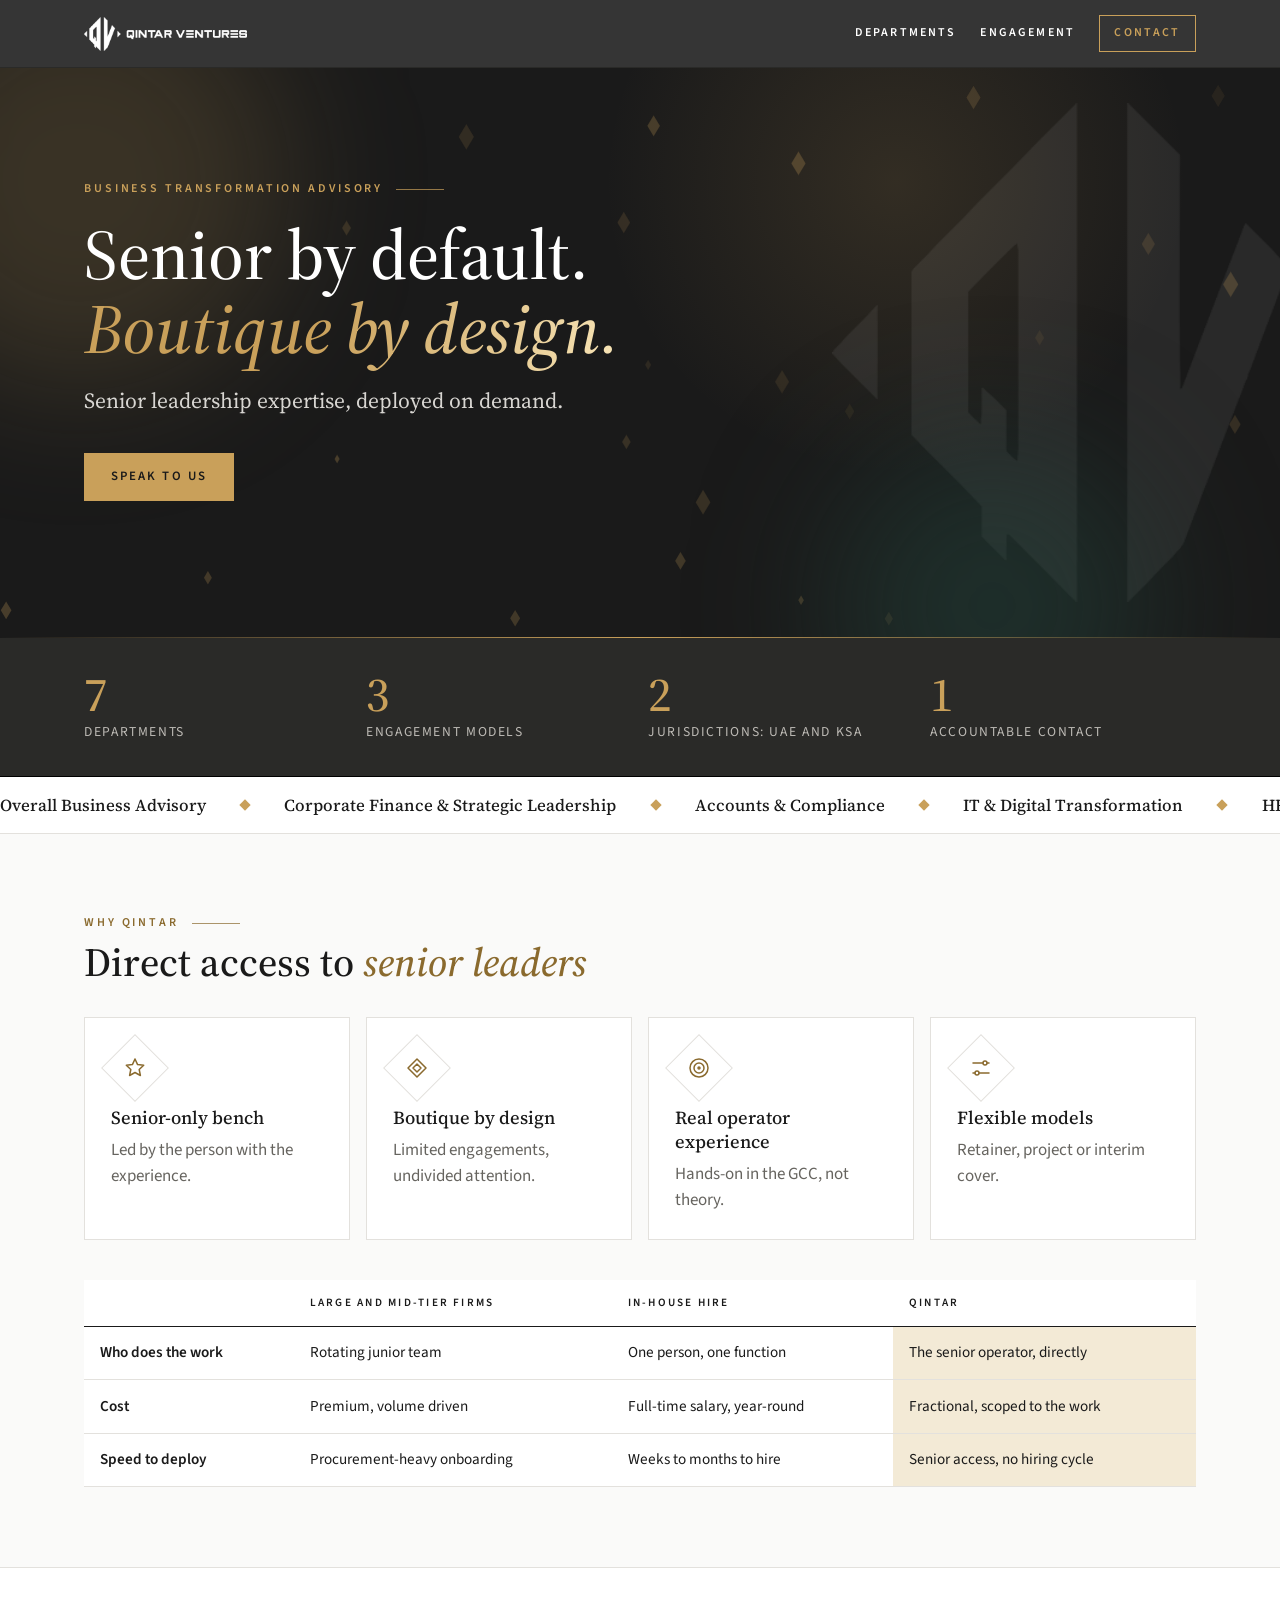
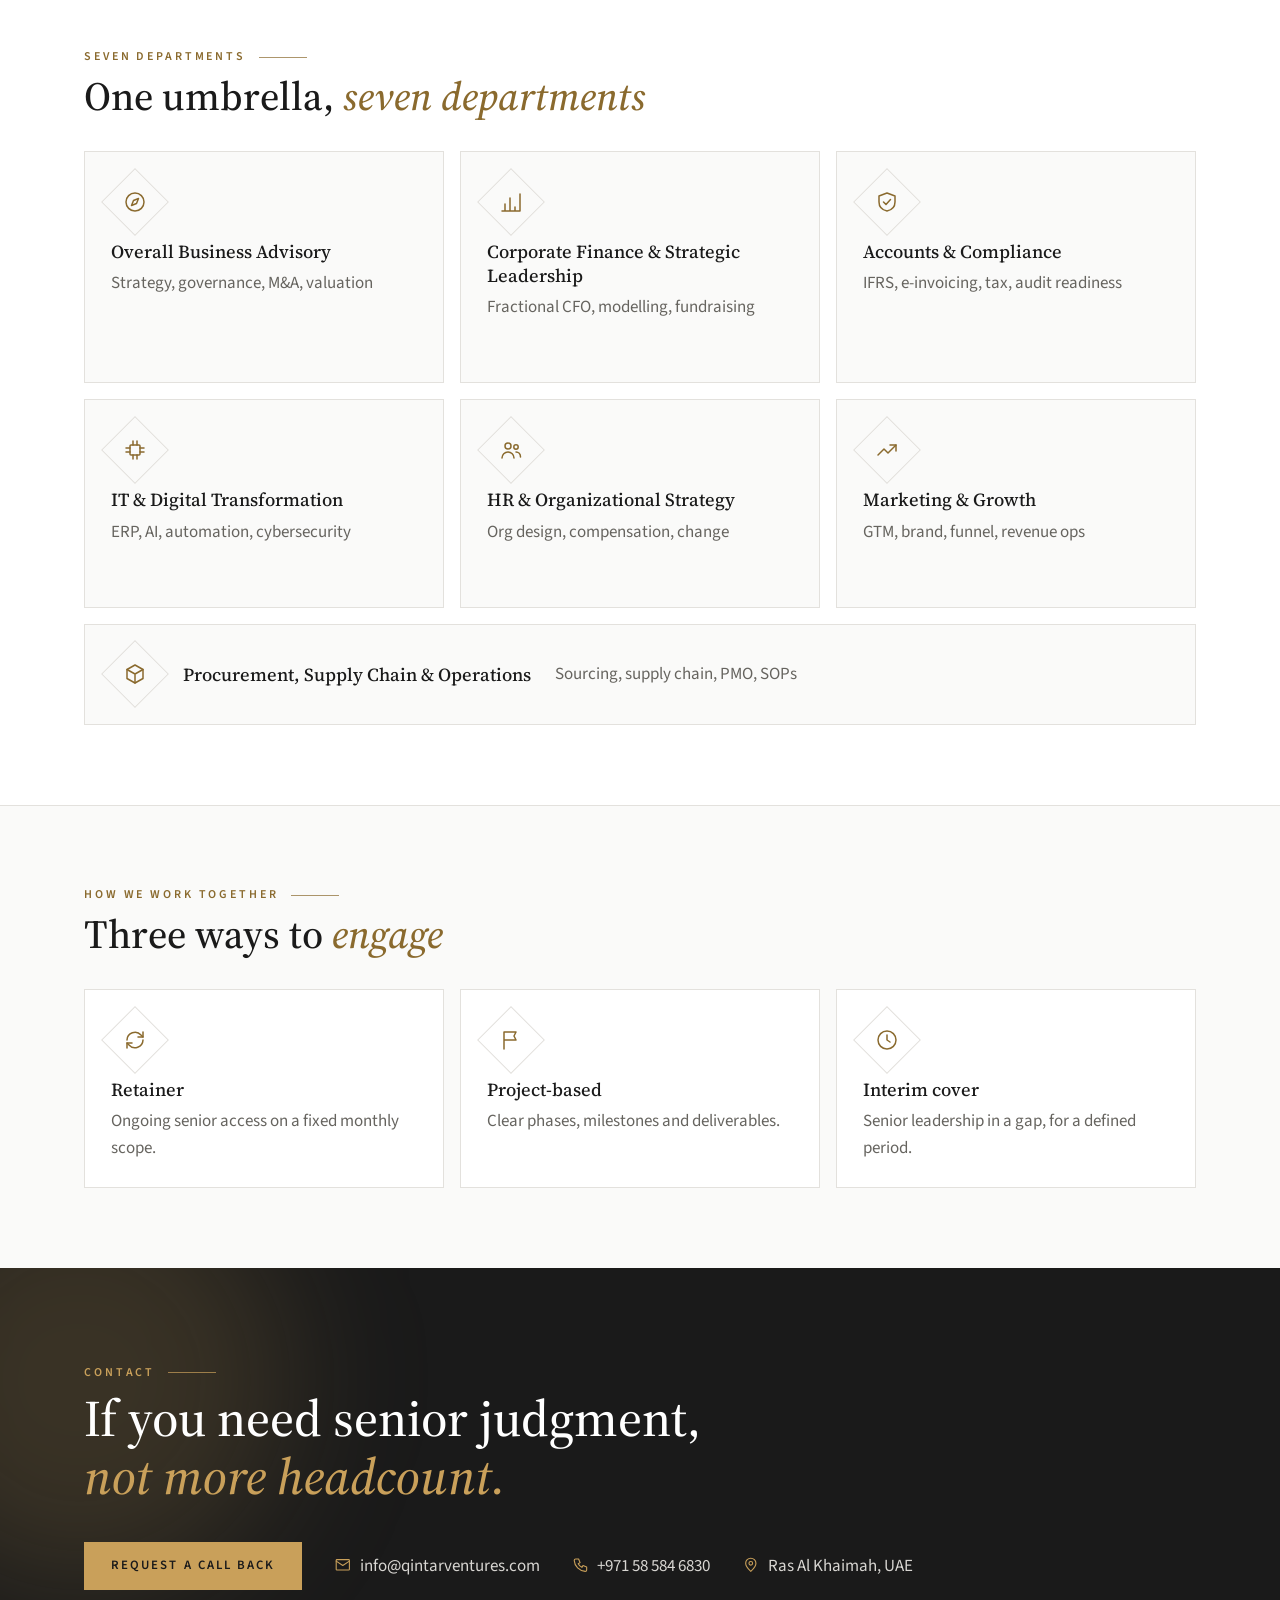
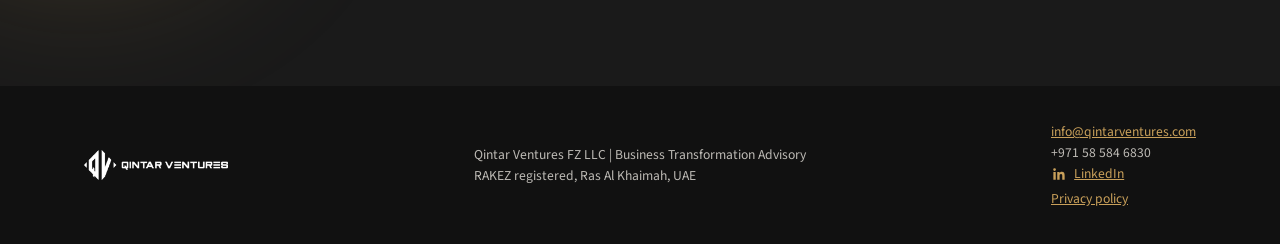
<file: index.html>
<!doctype html>
<html lang=en><head><meta charset=utf-8><meta name=viewport content="width=device-width,initial-scale=1">
<title>Qintar Ventures | Business Transformation Advisory</title><meta name=description content="Senior by default. Boutique by design. A boutique business transformation advisory in Ras Al Khaimah, UAE.">
<link rel=canonical href="https://www.qintarventures.com/">
<meta name=theme-color content="#1A1A1A">
<meta property="og:type" content="website"><meta property="og:site_name" content="Qintar Ventures"><meta property="og:locale" content="en_GB">
<meta property="og:title" content="Qintar Ventures | Business Transformation Advisory"><meta property="og:description" content="Senior by default. Boutique by design. A boutique business transformation advisory in Ras Al Khaimah, UAE."><meta property="og:url" content="https://www.qintarventures.com/">
<meta property="og:image" content="https://www.qintarventures.com/assets/og-image.png"><meta property="og:image:width" content="1200"><meta property="og:image:height" content="630"><meta property="og:image:alt" content="Qintar Ventures. Senior by default. Boutique by design.">
<meta name=twitter:card content="summary_large_image"><meta name=twitter:title content="Qintar Ventures | Business Transformation Advisory"><meta name=twitter:description content="Senior by default. Boutique by design. A boutique business transformation advisory in Ras Al Khaimah, UAE."><meta name=twitter:image content="https://www.qintarventures.com/assets/og-image.png">
<script type="application/ld+json">{"@context":"https://schema.org","@type":"Organization","name":"Qintar Ventures","legalName":"Qintar Ventures FZ LLC","url":"https://www.qintarventures.com/","logo":"https://www.qintarventures.com/assets/favicon.png","description":"A boutique business transformation advisory registered with RAKEZ in Ras Al Khaimah, UAE.","email":"info@qintarventures.com","telephone":"+971585846830","address":{"@type":"PostalAddress","addressLocality":"Ras Al Khaimah","addressCountry":"AE"},"sameAs":["https://www.linkedin.com/company/qintarventures"]}</script>

<link rel=icon href=assets/favicon.png>
<link rel=preconnect href=https://fonts.googleapis.com><link rel=preconnect href=https://fonts.gstatic.com crossorigin>
<link href="https://fonts.googleapis.com/css2?family=Source+Sans+3:wght@400;600&family=Source+Serif+4:ital,wght@0,400;0,500;0,600;1,400;1,500&display=swap" rel=stylesheet>
<script>document.documentElement.classList.add('js')</script>
<link rel=stylesheet href=style.css></head><body>
<div class=top><div class=w><a href=index.html><img src=assets/logo-white.png alt="Qintar Ventures"></a>
<nav><a href=index.html#departments>Departments</a><a href=index.html#engagement>Engagement</a><a class=nb href=contact.html>Contact</a></nav></div></div>

<section class=hero><div class="orb o1"></div><div class="orb o2"></div><div class=w>
<div class="l rv">Business Transformation Advisory</div>
<h1 class=rv style="--d:100ms">Senior by default.<br><em>Boutique by design.</em></h1>
<p class="lead rv" style="--d:200ms">Senior leadership expertise, deployed on demand.</p>
<a class="b rv" style="--d:300ms" href=contact.html>Speak to us</a></div></section>
<section class=strip><div class="w stats"><div class=st><b><span data-n="7">0</span></b><span>departments</span></div><div class=st><b><span data-n="3">0</span></b><span>engagement models</span></div><div class=st><b><span data-n="2">0</span></b><span>jurisdictions: UAE and KSA</span></div><div class=st><b><span data-n="1">0</span></b><span>accountable contact</span></div></div></section>
<div class=mq aria-hidden=true><div class=mqt><span>Overall Business Advisory</span><i></i><span>Corporate Finance &amp; Strategic Leadership</span><i></i><span>Accounts &amp; Compliance</span><i></i><span>IT &amp; Digital Transformation</span><i></i><span>HR &amp; Organizational Strategy</span><i></i><span>Marketing &amp; Growth</span><i></i><span>Procurement, Supply Chain &amp; Operations</span><i></i><span>Overall Business Advisory</span><i></i><span>Corporate Finance &amp; Strategic Leadership</span><i></i><span>Accounts &amp; Compliance</span><i></i><span>IT &amp; Digital Transformation</span><i></i><span>HR &amp; Organizational Strategy</span><i></i><span>Marketing &amp; Growth</span><i></i><span>Procurement, Supply Chain &amp; Operations</span><i></i></div></div>
<section class=s><div class=w><div class="l rv">Why Qintar</div><h2 class=rv>Direct access to <em>senior leaders</em></h2>
<div class=g4><div class="card rv" style="--d:0ms"><span class=ico><svg class="ic" viewBox="0 0 24 24" fill="none" stroke="currentColor" stroke-width="1.5" stroke-linecap="round" stroke-linejoin="round" aria-hidden="true"><path d="M12 3l2.6 5.6 6.1.7-4.5 4.2 1.2 6L12 16.5l-5.4 3 1.2-6L3.3 9.3l6.1-.7z"/></svg></span><h3>Senior-only bench</h3><p>Led by the person with the experience.</p></div><div class="card rv" style="--d:80ms"><span class=ico><svg class="ic" viewBox="0 0 24 24" fill="none" stroke="currentColor" stroke-width="1.5" stroke-linecap="round" stroke-linejoin="round" aria-hidden="true"><path d="M12 3l9 9-9 9-9-9z"/><path d="M12 8l4 4-4 4-4-4z"/></svg></span><h3>Boutique by design</h3><p>Limited engagements, undivided attention.</p></div><div class="card rv" style="--d:160ms"><span class=ico><svg class="ic" viewBox="0 0 24 24" fill="none" stroke="currentColor" stroke-width="1.5" stroke-linecap="round" stroke-linejoin="round" aria-hidden="true"><circle cx="12" cy="12" r="9"/><circle cx="12" cy="12" r="5"/><circle cx="12" cy="12" r="1"/></svg></span><h3>Real operator experience</h3><p>Hands-on in the GCC, not theory.</p></div><div class="card rv" style="--d:240ms"><span class=ico><svg class="ic" viewBox="0 0 24 24" fill="none" stroke="currentColor" stroke-width="1.5" stroke-linecap="round" stroke-linejoin="round" aria-hidden="true"><path d="M4 7h10M18 7h2M4 17h2M10 17h10"/><circle cx="16" cy="7" r="2"/><circle cx="8" cy="17" r="2"/></svg></span><h3>Flexible models</h3><p>Retainer, project or interim cover.</p></div></div><div class='tw rv'><table><tr><th></th><th>Large and mid-tier firms</th><th>In-house hire</th><th>Qintar</th></tr><tr><td>Who does the work</td><td>Rotating junior team</td><td>One person, one function</td><td class=q>The senior operator, directly</td></tr><tr><td>Cost</td><td>Premium, volume driven</td><td>Full-time salary, year-round</td><td class=q>Fractional, scoped to the work</td></tr><tr><td>Speed to deploy</td><td>Procurement-heavy onboarding</td><td>Weeks to months to hire</td><td class=q>Senior access, no hiring cycle</td></tr></table></div></div></section>
<section class="s alt" id=departments><div class=w><div class="l rv">Seven departments</div><h2 class=rv>One umbrella, <em>seven departments</em></h2>
<div class=g3><a class="tile rv" style="--d:0ms" href=overall-business-advisory.html><span class=ico><svg class="ic" viewBox="0 0 24 24" fill="none" stroke="currentColor" stroke-width="1.5" stroke-linecap="round" stroke-linejoin="round" aria-hidden="true"><circle cx="12" cy="12" r="9"/><path d="M15.5 8.5l-2 5-5 2 2-5z"/></svg></span><h3>Overall Business Advisory</h3><p>Strategy, governance, M&amp;A, valuation</p><span class=go>View &rarr;</span></a><a class="tile rv" style="--d:70ms" href=corporate-finance.html><span class=ico><svg class="ic" viewBox="0 0 24 24" fill="none" stroke="currentColor" stroke-width="1.5" stroke-linecap="round" stroke-linejoin="round" aria-hidden="true"><path d="M3 21h18M6 21v-7M11 21V8M16 21v-4M21 21V4"/></svg></span><h3>Corporate Finance &amp; Strategic Leadership</h3><p>Fractional CFO, modelling, fundraising</p><span class=go>View &rarr;</span></a><a class="tile rv" style="--d:140ms" href=accounts-compliance.html><span class=ico><svg class="ic" viewBox="0 0 24 24" fill="none" stroke="currentColor" stroke-width="1.5" stroke-linecap="round" stroke-linejoin="round" aria-hidden="true"><path d="M12 3l8 3v6c0 5-3.5 8-8 9-4.5-1-8-4-8-9V6z"/><path d="M8.5 12l2.5 2.5 4.5-5"/></svg></span><h3>Accounts &amp; Compliance</h3><p>IFRS, e-invoicing, tax, audit readiness</p><span class=go>View &rarr;</span></a><a class="tile rv" style="--d:210ms" href=it-digital-transformation.html><span class=ico><svg class="ic" viewBox="0 0 24 24" fill="none" stroke="currentColor" stroke-width="1.5" stroke-linecap="round" stroke-linejoin="round" aria-hidden="true"><rect x="7" y="7" width="10" height="10" rx="1"/><path d="M10 3v4M14 3v4M10 17v4M14 17v4M3 10h4M3 14h4M17 10h4M17 14h4"/></svg></span><h3>IT &amp; Digital Transformation</h3><p>ERP, AI, automation, cybersecurity</p><span class=go>View &rarr;</span></a><a class="tile rv" style="--d:280ms" href=hr-organizational-strategy.html><span class=ico><svg class="ic" viewBox="0 0 24 24" fill="none" stroke="currentColor" stroke-width="1.5" stroke-linecap="round" stroke-linejoin="round" aria-hidden="true"><circle cx="9" cy="8" r="3"/><path d="M3 20c0-3.3 2.7-6 6-6s6 2.7 6 6"/><circle cx="17" cy="9" r="2.2"/><path d="M17 14c2.5 0 4.5 2 4.5 5"/></svg></span><h3>HR &amp; Organizational Strategy</h3><p>Org design, compensation, change</p><span class=go>View &rarr;</span></a><a class="tile rv" style="--d:350ms" href=marketing-growth.html><span class=ico><svg class="ic" viewBox="0 0 24 24" fill="none" stroke="currentColor" stroke-width="1.5" stroke-linecap="round" stroke-linejoin="round" aria-hidden="true"><path d="M3 17l6-6 4 4 8-8"/><path d="M15 7h6v6"/></svg></span><h3>Marketing &amp; Growth</h3><p>GTM, brand, funnel, revenue ops</p><span class=go>View &rarr;</span></a><a class="tile rv" style="--d:420ms" href=procurement-supply-chain-operations.html><span class=ico><svg class="ic" viewBox="0 0 24 24" fill="none" stroke="currentColor" stroke-width="1.5" stroke-linecap="round" stroke-linejoin="round" aria-hidden="true"><path d="M12 3l8 4.5v9L12 21l-8-4.5v-9z"/><path d="M4 7.5l8 4.5 8-4.5M12 12v9"/></svg></span><h3>Procurement, Supply Chain &amp; Operations</h3><p>Sourcing, supply chain, PMO, SOPs</p><span class=go>View &rarr;</span></a></div></div></section>
<section class=s id=engagement><div class=w><div class="l rv">How we work together</div><h2 class=rv>Three ways to <em>engage</em></h2>
<div class=g3><div class="card rv" style="--d:0ms"><span class=ico><svg class="ic" viewBox="0 0 24 24" fill="none" stroke="currentColor" stroke-width="1.5" stroke-linecap="round" stroke-linejoin="round" aria-hidden="true"><path d="M4 12a8 8 0 0114-5l2 2M20 12a8 8 0 01-14 5l-2-2"/><path d="M20 4v5h-5M4 20v-5h5"/></svg></span><h3>Retainer</h3><p>Ongoing senior access on a fixed monthly scope.</p></div><div class="card rv" style="--d:80ms"><span class=ico><svg class="ic" viewBox="0 0 24 24" fill="none" stroke="currentColor" stroke-width="1.5" stroke-linecap="round" stroke-linejoin="round" aria-hidden="true"><path d="M5 21V4M5 4h12l-2 4 2 4H5"/></svg></span><h3>Project-based</h3><p>Clear phases, milestones and deliverables.</p></div><div class="card rv" style="--d:160ms"><span class=ico><svg class="ic" viewBox="0 0 24 24" fill="none" stroke="currentColor" stroke-width="1.5" stroke-linecap="round" stroke-linejoin="round" aria-hidden="true"><circle cx="12" cy="12" r="9"/><path d="M12 7v5l3 2"/></svg></span><h3>Interim cover</h3><p>Senior leadership in a gap, for a defined period.</p></div></div></div></section>
<section class="s cta" id=contact><div class="orb o1"></div><div class="w ct"><div class="l rv">Contact</div><h2 class=rv>If you need senior judgment,<br><em>not more headcount.</em></h2>
<div class="rv ci"><a class=b href=contact.html>Request a call back</a>
<span><svg class="mi" viewBox="0 0 24 24" fill="none" stroke="currentColor" stroke-width="1.5" stroke-linecap="round" stroke-linejoin="round" aria-hidden="true"><rect x="3" y="5" width="18" height="14" rx="1"/><path d="M3 7l9 6 9-6"/></svg>info@qintarventures.com</span><span><svg class="mi" viewBox="0 0 24 24" fill="none" stroke="currentColor" stroke-width="1.5" stroke-linecap="round" stroke-linejoin="round" aria-hidden="true"><path d="M5 4h4l2 5-2.5 1.5a11 11 0 005 5L15 13l5 2v4a2 2 0 01-2 2A16 16 0 013 6a2 2 0 012-2z"/></svg>+971 58 584 6830</span><span><svg class="mi" viewBox="0 0 24 24" fill="none" stroke="currentColor" stroke-width="1.5" stroke-linecap="round" stroke-linejoin="round" aria-hidden="true"><path d="M12 21s7-6 7-11a7 7 0 10-14 0c0 5 7 11 7 11z"/><circle cx="12" cy="10" r="2.5"/></svg>Ras Al Khaimah, UAE</span></div></div></section>
<footer><div class=w><img src=assets/logo-white.png alt="Qintar Ventures" style="height:30px"><div>Qintar Ventures FZ LLC | Business Transformation Advisory<br>RAKEZ registered, Ras Al Khaimah, UAE</div>
<div><a href=mailto:info@qintarventures.com>info@qintarventures.com</a><br>+971 58 584 6830<br><a class=so href=https://www.linkedin.com/company/qintarventures target=_blank rel="noopener noreferrer" aria-label="Qintar Ventures on LinkedIn"><svg viewBox="0 0 24 24" fill="currentColor" aria-hidden="true"><path d="M20.45 20.45h-3.56v-5.57c0-1.33-.03-3.04-1.85-3.04-1.86 0-2.14 1.45-2.14 2.94v5.67H9.35V9h3.41v1.56h.05c.48-.9 1.64-1.85 3.37-1.85 3.6 0 4.27 2.37 4.27 5.45v6.29zM5.34 7.43a2.06 2.06 0 110-4.12 2.06 2.06 0 010 4.12zM7.12 20.45H3.56V9h3.56v11.45z"/></svg>LinkedIn</a><br><a href=privacy.html>Privacy policy</a></div></div></footer>
<script src=site.js></script></body></html>
</file>
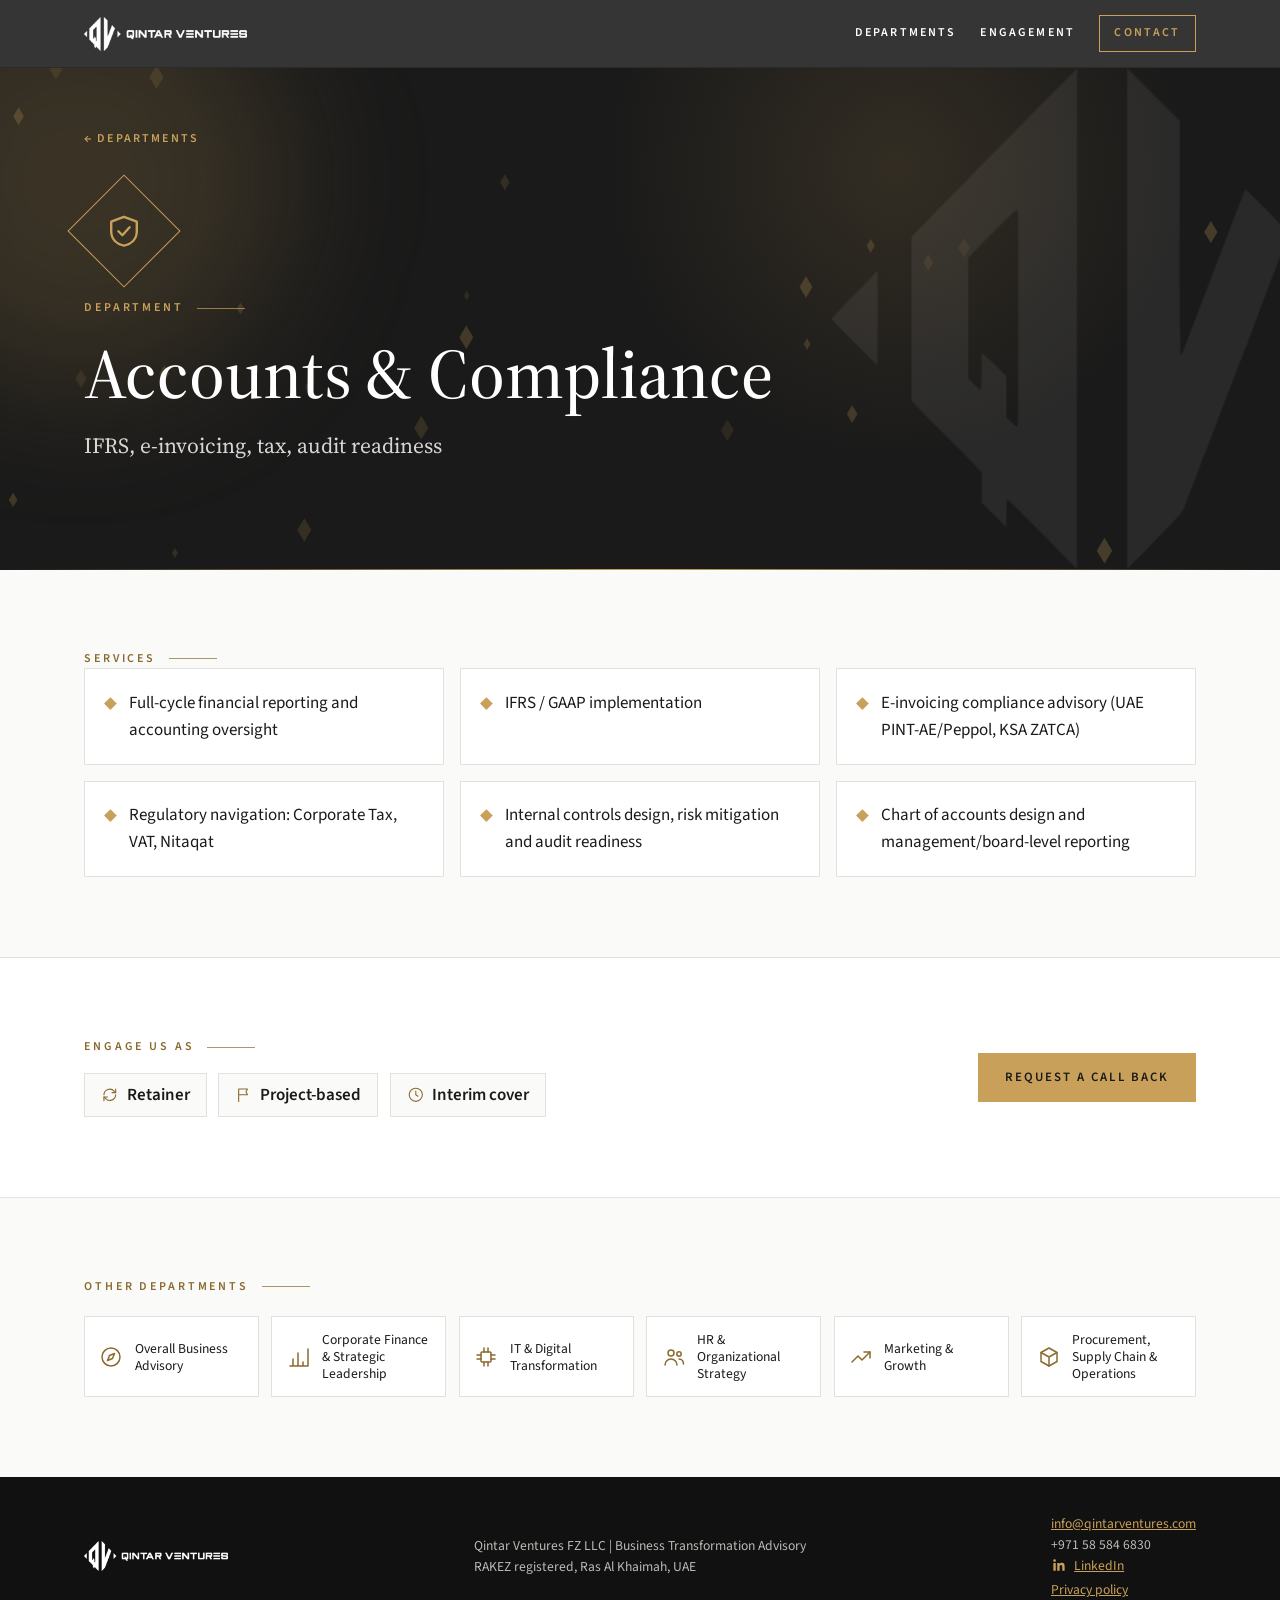
<file: accounts-compliance.html>
<!doctype html>
<html lang=en><head><meta charset=utf-8><meta name=viewport content="width=device-width,initial-scale=1">
<title>Accounts &amp; Compliance | Qintar Ventures</title><meta name=description content="Financial reporting under IFRS and GAAP, UAE and KSA e-invoicing, Corporate Tax, VAT and Nitaqat, internal controls and audit readiness.">
<link rel=canonical href="https://www.qintarventures.com/accounts-compliance.html">
<meta name=theme-color content="#1A1A1A">
<meta property="og:type" content="website"><meta property="og:site_name" content="Qintar Ventures"><meta property="og:locale" content="en_GB">
<meta property="og:title" content="Accounts &amp; Compliance | Qintar Ventures"><meta property="og:description" content="Financial reporting under IFRS and GAAP, UAE and KSA e-invoicing, Corporate Tax, VAT and Nitaqat, internal controls and audit readiness."><meta property="og:url" content="https://www.qintarventures.com/accounts-compliance.html">
<meta property="og:image" content="https://www.qintarventures.com/assets/og-image.png"><meta property="og:image:width" content="1200"><meta property="og:image:height" content="630"><meta property="og:image:alt" content="Qintar Ventures. Senior by default. Boutique by design.">
<meta name=twitter:card content="summary_large_image"><meta name=twitter:title content="Accounts &amp; Compliance | Qintar Ventures"><meta name=twitter:description content="Financial reporting under IFRS and GAAP, UAE and KSA e-invoicing, Corporate Tax, VAT and Nitaqat, internal controls and audit readiness."><meta name=twitter:image content="https://www.qintarventures.com/assets/og-image.png">

<link rel=icon href=assets/favicon.png>
<link rel=preconnect href=https://fonts.googleapis.com><link rel=preconnect href=https://fonts.gstatic.com crossorigin>
<link href="https://fonts.googleapis.com/css2?family=Source+Sans+3:wght@400;600&family=Source+Serif+4:ital,wght@0,400;0,500;0,600;1,400;1,500&display=swap" rel=stylesheet>
<script>document.documentElement.classList.add('js')</script>
<link rel=stylesheet href=style.css></head><body>
<div class=top><div class=w><a href=index.html><img src=assets/logo-white.png alt="Qintar Ventures"></a>
<nav><a href=index.html#departments>Departments</a><a href=index.html#engagement>Engagement</a><a class=nb href=contact.html>Contact</a></nav></div></div>

<section class="hero sm"><div class="orb o1"></div><div class=w><a class=back href=index.html#departments>&larr; Departments</a>
<div class=rv><div class=bigico><svg class="ic" viewBox="0 0 24 24" fill="none" stroke="currentColor" stroke-width="1.5" stroke-linecap="round" stroke-linejoin="round" aria-hidden="true"><path d="M12 3l8 3v6c0 5-3.5 8-8 9-4.5-1-8-4-8-9V6z"/><path d="M8.5 12l2.5 2.5 4.5-5"/></svg></div></div><div class="l rv">Department</div><h1 class=rv style="--d:80ms">Accounts &amp; Compliance</h1><p class="lead rv" style="--d:160ms">IFRS, e-invoicing, tax, audit readiness</p></div></section>
<section class=s><div class=w><div class="l rv">Services</div><div class=g3><div class="card sv rv" style="--d:0ms"><span class=dia></span>Full-cycle financial reporting and accounting oversight</div><div class="card sv rv" style="--d:50ms"><span class=dia></span>IFRS / GAAP implementation</div><div class="card sv rv" style="--d:100ms"><span class=dia></span>E-invoicing compliance advisory (UAE PINT-AE/Peppol, KSA ZATCA)</div><div class="card sv rv" style="--d:150ms"><span class=dia></span>Regulatory navigation: Corporate Tax, VAT, Nitaqat</div><div class="card sv rv" style="--d:200ms"><span class=dia></span>Internal controls design, risk mitigation and audit readiness</div><div class="card sv rv" style="--d:250ms"><span class=dia></span>Chart of accounts design and management/board-level reporting</div></div></div></section>
<section class="s alt"><div class="w ct2"><div><div class="l rv">Engage us as</div><div class="chips rv"><span class=chip2><svg class="ic" viewBox="0 0 24 24" fill="none" stroke="currentColor" stroke-width="1.5" stroke-linecap="round" stroke-linejoin="round" aria-hidden="true"><path d="M4 12a8 8 0 0114-5l2 2M20 12a8 8 0 01-14 5l-2-2"/><path d="M20 4v5h-5M4 20v-5h5"/></svg>Retainer</span><span class=chip2><svg class="ic" viewBox="0 0 24 24" fill="none" stroke="currentColor" stroke-width="1.5" stroke-linecap="round" stroke-linejoin="round" aria-hidden="true"><path d="M5 21V4M5 4h12l-2 4 2 4H5"/></svg>Project-based</span><span class=chip2><svg class="ic" viewBox="0 0 24 24" fill="none" stroke="currentColor" stroke-width="1.5" stroke-linecap="round" stroke-linejoin="round" aria-hidden="true"><circle cx="12" cy="12" r="9"/><path d="M12 7v5l3 2"/></svg>Interim cover</span></div></div><a class="b rv" href="contact.html?dept=Accounts%20and%20Compliance">Request a call back</a></div></section>
<section class=s><div class=w><div class="l rv">Other departments</div><div class=minis><a class="mini" href=overall-business-advisory.html title="Overall Business Advisory"><svg class="ic" viewBox="0 0 24 24" fill="none" stroke="currentColor" stroke-width="1.5" stroke-linecap="round" stroke-linejoin="round" aria-hidden="true"><circle cx="12" cy="12" r="9"/><path d="M15.5 8.5l-2 5-5 2 2-5z"/></svg><span>Overall Business Advisory</span></a><a class="mini" href=corporate-finance.html title="Corporate Finance &amp; Strategic Leadership"><svg class="ic" viewBox="0 0 24 24" fill="none" stroke="currentColor" stroke-width="1.5" stroke-linecap="round" stroke-linejoin="round" aria-hidden="true"><path d="M3 21h18M6 21v-7M11 21V8M16 21v-4M21 21V4"/></svg><span>Corporate Finance &amp; Strategic Leadership</span></a><a class="mini" href=it-digital-transformation.html title="IT &amp; Digital Transformation"><svg class="ic" viewBox="0 0 24 24" fill="none" stroke="currentColor" stroke-width="1.5" stroke-linecap="round" stroke-linejoin="round" aria-hidden="true"><rect x="7" y="7" width="10" height="10" rx="1"/><path d="M10 3v4M14 3v4M10 17v4M14 17v4M3 10h4M3 14h4M17 10h4M17 14h4"/></svg><span>IT &amp; Digital Transformation</span></a><a class="mini" href=hr-organizational-strategy.html title="HR &amp; Organizational Strategy"><svg class="ic" viewBox="0 0 24 24" fill="none" stroke="currentColor" stroke-width="1.5" stroke-linecap="round" stroke-linejoin="round" aria-hidden="true"><circle cx="9" cy="8" r="3"/><path d="M3 20c0-3.3 2.7-6 6-6s6 2.7 6 6"/><circle cx="17" cy="9" r="2.2"/><path d="M17 14c2.5 0 4.5 2 4.5 5"/></svg><span>HR &amp; Organizational Strategy</span></a><a class="mini" href=marketing-growth.html title="Marketing &amp; Growth"><svg class="ic" viewBox="0 0 24 24" fill="none" stroke="currentColor" stroke-width="1.5" stroke-linecap="round" stroke-linejoin="round" aria-hidden="true"><path d="M3 17l6-6 4 4 8-8"/><path d="M15 7h6v6"/></svg><span>Marketing &amp; Growth</span></a><a class="mini" href=procurement-supply-chain-operations.html title="Procurement, Supply Chain &amp; Operations"><svg class="ic" viewBox="0 0 24 24" fill="none" stroke="currentColor" stroke-width="1.5" stroke-linecap="round" stroke-linejoin="round" aria-hidden="true"><path d="M12 3l8 4.5v9L12 21l-8-4.5v-9z"/><path d="M4 7.5l8 4.5 8-4.5M12 12v9"/></svg><span>Procurement, Supply Chain &amp; Operations</span></a></div></div></section>
<footer><div class=w><img src=assets/logo-white.png alt="Qintar Ventures" style="height:30px"><div>Qintar Ventures FZ LLC | Business Transformation Advisory<br>RAKEZ registered, Ras Al Khaimah, UAE</div>
<div><a href=mailto:info@qintarventures.com>info@qintarventures.com</a><br>+971 58 584 6830<br><a class=so href=https://www.linkedin.com/company/qintarventures target=_blank rel="noopener noreferrer" aria-label="Qintar Ventures on LinkedIn"><svg viewBox="0 0 24 24" fill="currentColor" aria-hidden="true"><path d="M20.45 20.45h-3.56v-5.57c0-1.33-.03-3.04-1.85-3.04-1.86 0-2.14 1.45-2.14 2.94v5.67H9.35V9h3.41v1.56h.05c.48-.9 1.64-1.85 3.37-1.85 3.6 0 4.27 2.37 4.27 5.45v6.29zM5.34 7.43a2.06 2.06 0 110-4.12 2.06 2.06 0 010 4.12zM7.12 20.45H3.56V9h3.56v11.45z"/></svg>LinkedIn</a><br><a href=privacy.html>Privacy policy</a></div></div></footer>
<script src=site.js></script></body></html>
</file>
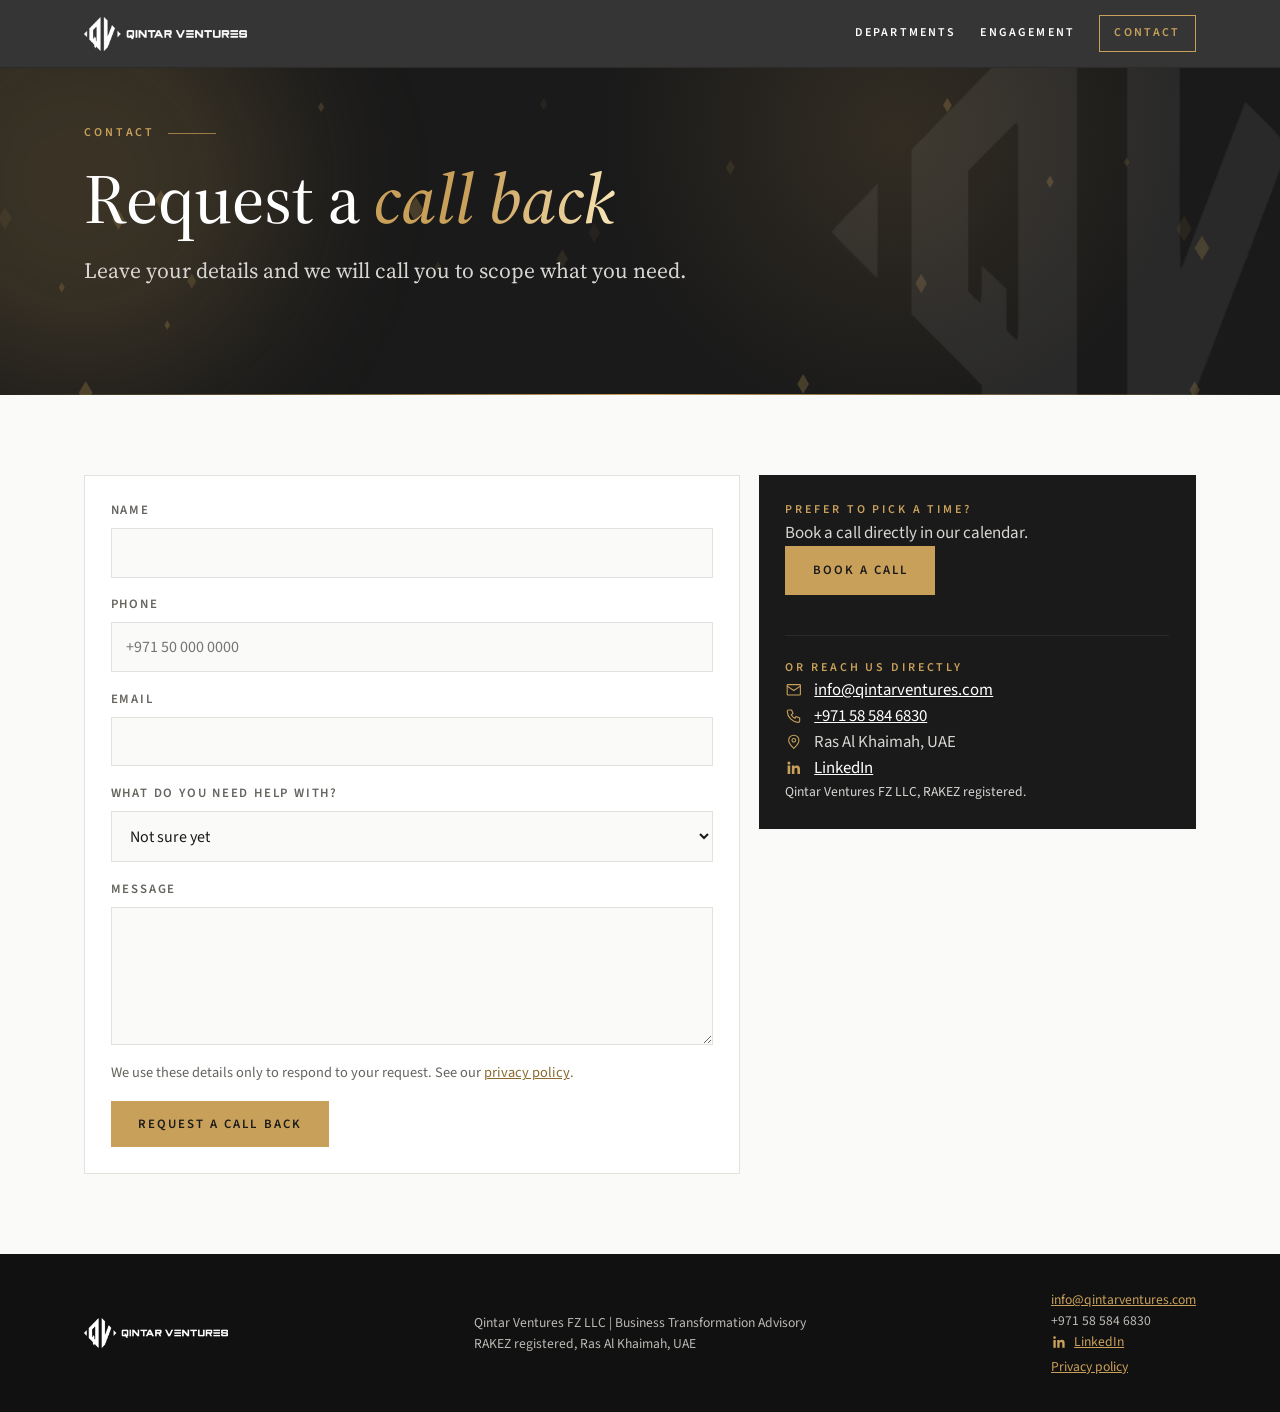
<file: contact.html>
<!doctype html>
<html lang=en><head><meta charset=utf-8><meta name=viewport content="width=device-width,initial-scale=1">
<title>Request a call back | Qintar Ventures</title><meta name=description content="Leave your name, phone, email and message and Qintar Ventures will call you back to scope what you need.">
<link rel=canonical href="https://www.qintarventures.com/contact.html">
<meta name=theme-color content="#1A1A1A">
<meta property="og:type" content="website"><meta property="og:site_name" content="Qintar Ventures"><meta property="og:locale" content="en_GB">
<meta property="og:title" content="Request a call back | Qintar Ventures"><meta property="og:description" content="Leave your name, phone, email and message and Qintar Ventures will call you back to scope what you need."><meta property="og:url" content="https://www.qintarventures.com/contact.html">
<meta property="og:image" content="https://www.qintarventures.com/assets/og-image.png"><meta property="og:image:width" content="1200"><meta property="og:image:height" content="630"><meta property="og:image:alt" content="Qintar Ventures. Senior by default. Boutique by design.">
<meta name=twitter:card content="summary_large_image"><meta name=twitter:title content="Request a call back | Qintar Ventures"><meta name=twitter:description content="Leave your name, phone, email and message and Qintar Ventures will call you back to scope what you need."><meta name=twitter:image content="https://www.qintarventures.com/assets/og-image.png">

<link rel=icon href=assets/favicon.png>
<link rel=preconnect href=https://fonts.googleapis.com><link rel=preconnect href=https://fonts.gstatic.com crossorigin>
<link href="https://fonts.googleapis.com/css2?family=Source+Sans+3:wght@400;600&family=Source+Serif+4:ital,wght@0,400;0,500;0,600;1,400;1,500&display=swap" rel=stylesheet>
<script>document.documentElement.classList.add('js')</script>
<link rel=stylesheet href=style.css></head><body>
<div class=top><div class=w><a href=index.html><img src=assets/logo-white.png alt="Qintar Ventures"></a>
<nav><a href=index.html#departments>Departments</a><a href=index.html#engagement>Engagement</a><a class=nb href=contact.html>Contact</a></nav></div></div>

<section class="hero sm"><div class="orb o1"></div><div class=w><div class="l rv">Contact</div><h1 class=rv style="--d:80ms">Request a <em>call back</em></h1>
<p class="lead rv" style="--d:160ms">Leave your details and we will call you to scope what you need.</p></div></section>
<section class=s><div class="w cg">
<div class="card rv"><form id=cf novalidate>
<label>Name<input name=name type=text maxlength=120 required autocomplete=name></label>
<label>Phone<input name=phone type=tel maxlength=25 required autocomplete=tel inputmode=tel pattern="[0-9+\(\)\-. ]{7,25}" placeholder="+971 50 000 0000"></label>
<label>Email<input name=email type=email maxlength=200 required autocomplete=email></label>
<label>What do you need help with?<select name=dept><option value="">Not sure yet</option><option value="Overall Business Advisory">Overall Business Advisory</option><option value="Corporate Finance &amp; Strategic Leadership">Corporate Finance &amp; Strategic Leadership</option><option value="Accounts &amp; Compliance">Accounts &amp; Compliance</option><option value="IT &amp; Digital Transformation">IT &amp; Digital Transformation</option><option value="HR &amp; Organizational Strategy">HR &amp; Organizational Strategy</option><option value="Marketing &amp; Growth">Marketing &amp; Growth</option><option value="Procurement, Supply Chain &amp; Operations">Procurement, Supply Chain &amp; Operations</option></select></label>
<label>Message<textarea name=message rows=5 maxlength=1900 required></textarea></label>
<div class=hp aria-hidden=true><label>Website<input name=website type=text tabindex=-1 autocomplete=off></label></div>
<p class="mu small" style="margin:0 0 1rem">We use these details only to respond to your request. See our <a href=privacy.html>privacy policy</a>.</p>
<button class=b type=submit>Request a call back</button>
<p id=cm class=cm role=status aria-live=polite></p></form></div>
<aside class="card dk2 rv" style="--d:100ms"><div class=l>Prefer to pick a time?</div>
<p class=bk>Book a call directly in our calendar.</p><a class=b href=https://calendar.app.google/DRc7XNPHrjLKLnaRA target=_blank rel="noopener noreferrer">Book a call</a>
<div class="l bk2">Or reach us directly</div>
<p class=ln><svg class="mi" viewBox="0 0 24 24" fill="none" stroke="currentColor" stroke-width="1.5" stroke-linecap="round" stroke-linejoin="round" aria-hidden="true"><rect x="3" y="5" width="18" height="14" rx="1"/><path d="M3 7l9 6 9-6"/></svg><a href=mailto:info@qintarventures.com>info@qintarventures.com</a></p>
<p class=ln><svg class="mi" viewBox="0 0 24 24" fill="none" stroke="currentColor" stroke-width="1.5" stroke-linecap="round" stroke-linejoin="round" aria-hidden="true"><path d="M5 4h4l2 5-2.5 1.5a11 11 0 005 5L15 13l5 2v4a2 2 0 01-2 2A16 16 0 013 6a2 2 0 012-2z"/></svg><a href=tel:+971585846830>+971 58 584 6830</a></p>
<p class=ln><svg class="mi" viewBox="0 0 24 24" fill="none" stroke="currentColor" stroke-width="1.5" stroke-linecap="round" stroke-linejoin="round" aria-hidden="true"><path d="M12 21s7-6 7-11a7 7 0 10-14 0c0 5 7 11 7 11z"/><circle cx="12" cy="10" r="2.5"/></svg>Ras Al Khaimah, UAE</p>
<p class=ln><span class=lis><svg viewBox="0 0 24 24" fill="currentColor" aria-hidden="true"><path d="M20.45 20.45h-3.56v-5.57c0-1.33-.03-3.04-1.85-3.04-1.86 0-2.14 1.45-2.14 2.94v5.67H9.35V9h3.41v1.56h.05c.48-.9 1.64-1.85 3.37-1.85 3.6 0 4.27 2.37 4.27 5.45v6.29zM5.34 7.43a2.06 2.06 0 110-4.12 2.06 2.06 0 010 4.12zM7.12 20.45H3.56V9h3.56v11.45z"/></svg></span><a href=https://www.linkedin.com/company/qintarventures target=_blank rel="noopener noreferrer">LinkedIn</a></p>
<p class=sm2>Qintar Ventures FZ LLC, RAKEZ registered.</p></aside></div></section>
<script src=config.js></script>
<script>
(function(){var f=document.getElementById('cf'),m=document.getElementById('cm'),b=f.querySelector('button'),T=b.textContent;
function say(c,t){m.className='cm '+c;m.textContent=t}
function done(){f.innerHTML='<svg class=ok viewBox="0 0 52 52" aria-hidden=true><circle cx=26 cy=26 r=24 pathLength=1 /><path d="M15 27l8 8 14-16" pathLength=1 /></svg><h2 style="margin:0 0 .6rem">Thank you.</h2><p>We have your details and will call you back.</p>'}
var q=new URLSearchParams(location.search).get('dept');if(q){[].forEach.call(f.dept.options,function(o){if(o.value.replace(/&/g,'and')===q)o.selected=true})}
f.addEventListener('submit',function(e){e.preventDefault();
if(f.website.value){done();return}
if(!f.checkValidity()){f.reportValidity();return}
var c=window.QV_CONFIG||{};
if(!c.supabaseUrl||!c.supabaseAnonKey){say('err','Our form is not connected yet. Please email info@qintarventures.com or call +971 58 584 6830.');return}
try{var t=+localStorage.getItem('qv_last');if(Date.now()-t<60000){say('err','Please wait a minute before sending another request.');return}}catch(x){}
b.disabled=true;b.textContent='Sending';
fetch(c.supabaseUrl+'/rest/v1/callback_requests',{method:'POST',headers:{'Content-Type':'application/json',apikey:c.supabaseAnonKey,Authorization:'Bearer '+c.supabaseAnonKey,Prefer:'return=minimal'},
body:JSON.stringify({name:f.name.value.trim(),phone:f.phone.value.trim(),email:f.email.value.trim(),message:(f.dept.value?'Department: '+f.dept.value+'\n\n':'')+f.message.value.trim(),source:(location.pathname+location.search).slice(0,300)})})
.then(function(r){if(!r.ok)throw 0;try{localStorage.setItem('qv_last',Date.now())}catch(x){}done()})
.catch(function(){b.disabled=false;b.textContent=T;say('err','Something went wrong. Please email info@qintarventures.com or call +971 58 584 6830.')})})})();
</script>
<footer><div class=w><img src=assets/logo-white.png alt="Qintar Ventures" style="height:30px"><div>Qintar Ventures FZ LLC | Business Transformation Advisory<br>RAKEZ registered, Ras Al Khaimah, UAE</div>
<div><a href=mailto:info@qintarventures.com>info@qintarventures.com</a><br>+971 58 584 6830<br><a class=so href=https://www.linkedin.com/company/qintarventures target=_blank rel="noopener noreferrer" aria-label="Qintar Ventures on LinkedIn"><svg viewBox="0 0 24 24" fill="currentColor" aria-hidden="true"><path d="M20.45 20.45h-3.56v-5.57c0-1.33-.03-3.04-1.85-3.04-1.86 0-2.14 1.45-2.14 2.94v5.67H9.35V9h3.41v1.56h.05c.48-.9 1.64-1.85 3.37-1.85 3.6 0 4.27 2.37 4.27 5.45v6.29zM5.34 7.43a2.06 2.06 0 110-4.12 2.06 2.06 0 010 4.12zM7.12 20.45H3.56V9h3.56v11.45z"/></svg>LinkedIn</a><br><a href=privacy.html>Privacy policy</a></div></div></footer>
<script src=site.js></script></body></html>
</file>
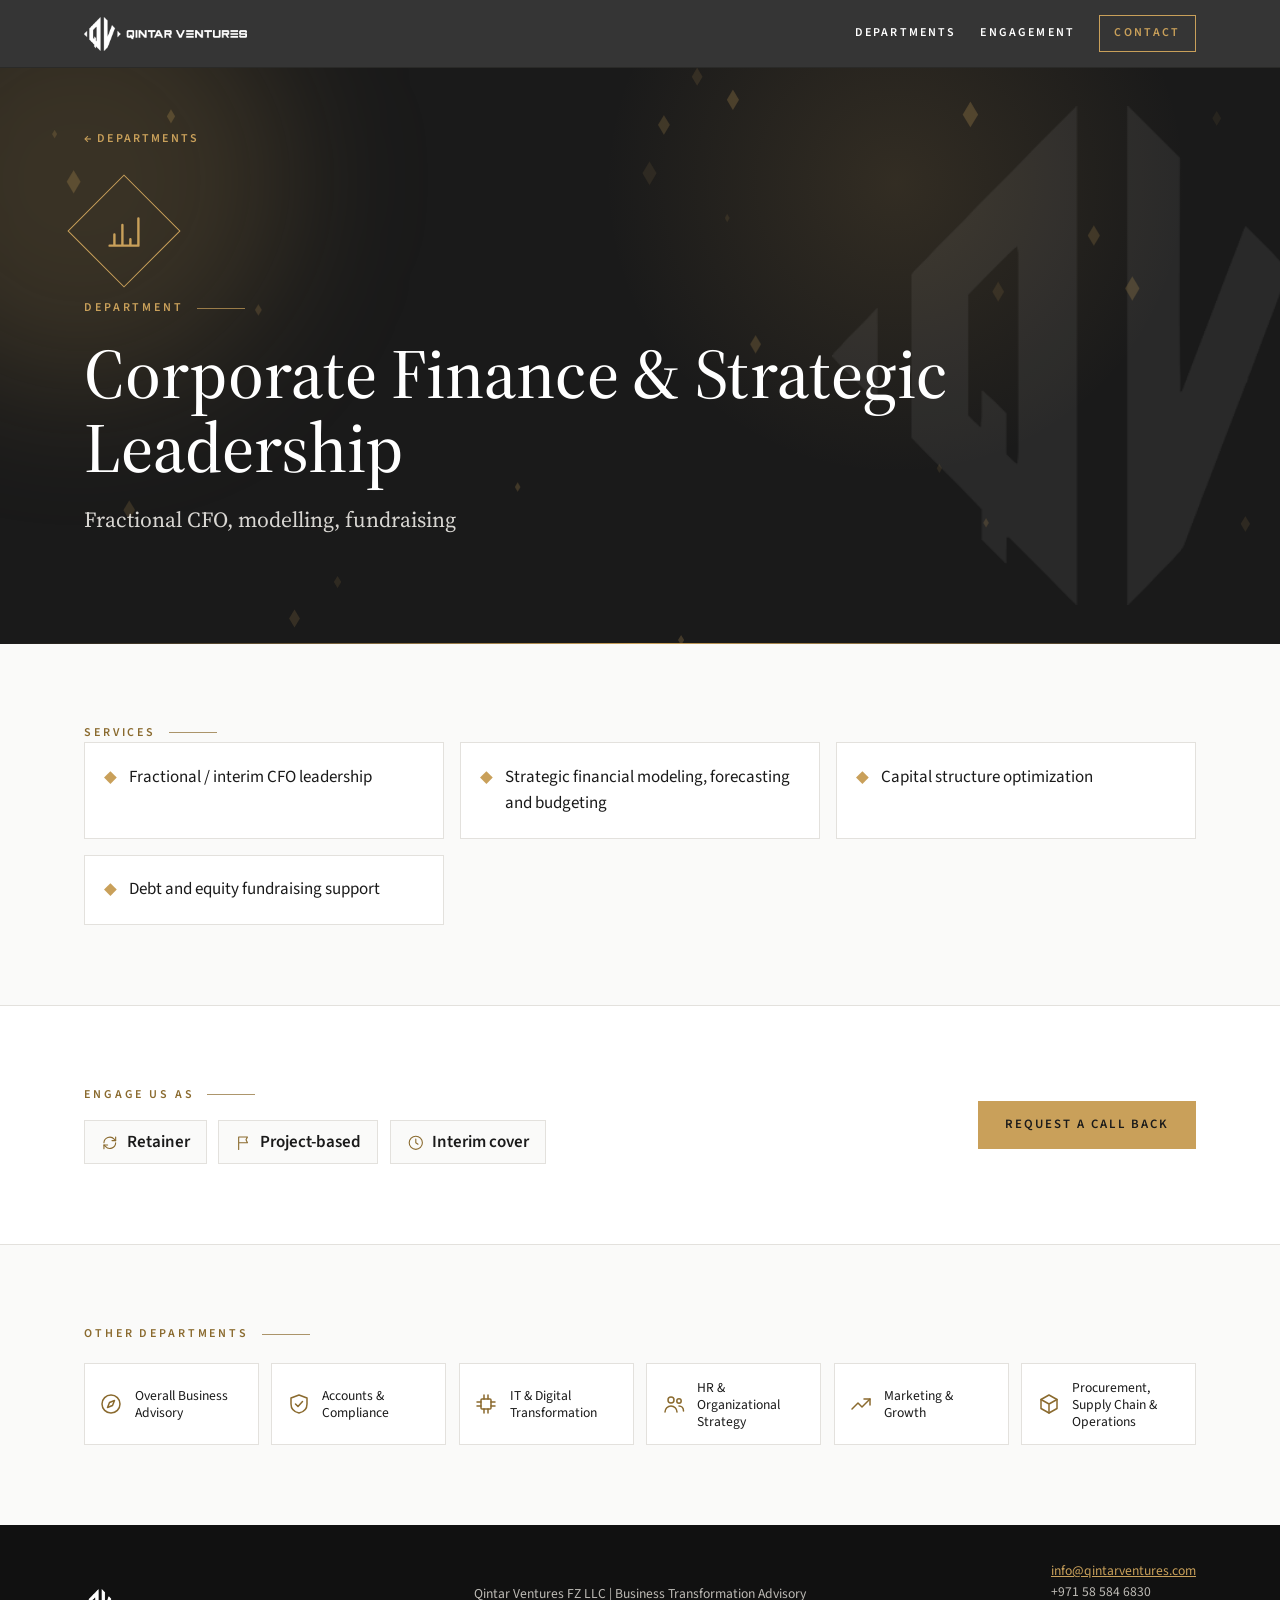
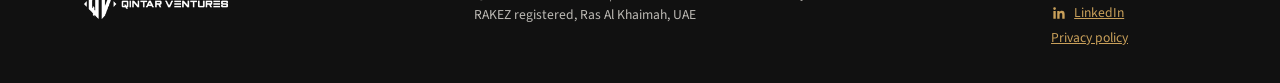
<file: corporate-finance.html>
<!doctype html>
<html lang=en><head><meta charset=utf-8><meta name=viewport content="width=device-width,initial-scale=1">
<title>Corporate Finance &amp; Strategic Leadership | Qintar Ventures</title><meta name=description content="Fractional and interim CFO cover, financial modelling, forecasting, budgeting, capital structure and fundraising support.">
<link rel=canonical href="https://www.qintarventures.com/corporate-finance.html">
<meta name=theme-color content="#1A1A1A">
<meta property="og:type" content="website"><meta property="og:site_name" content="Qintar Ventures"><meta property="og:locale" content="en_GB">
<meta property="og:title" content="Corporate Finance &amp; Strategic Leadership | Qintar Ventures"><meta property="og:description" content="Fractional and interim CFO cover, financial modelling, forecasting, budgeting, capital structure and fundraising support."><meta property="og:url" content="https://www.qintarventures.com/corporate-finance.html">
<meta property="og:image" content="https://www.qintarventures.com/assets/og-image.png"><meta property="og:image:width" content="1200"><meta property="og:image:height" content="630"><meta property="og:image:alt" content="Qintar Ventures. Senior by default. Boutique by design.">
<meta name=twitter:card content="summary_large_image"><meta name=twitter:title content="Corporate Finance &amp; Strategic Leadership | Qintar Ventures"><meta name=twitter:description content="Fractional and interim CFO cover, financial modelling, forecasting, budgeting, capital structure and fundraising support."><meta name=twitter:image content="https://www.qintarventures.com/assets/og-image.png">

<link rel=icon href=assets/favicon.png>
<link rel=preconnect href=https://fonts.googleapis.com><link rel=preconnect href=https://fonts.gstatic.com crossorigin>
<link href="https://fonts.googleapis.com/css2?family=Source+Sans+3:wght@400;600&family=Source+Serif+4:ital,wght@0,400;0,500;0,600;1,400;1,500&display=swap" rel=stylesheet>
<script>document.documentElement.classList.add('js')</script>
<link rel=stylesheet href=style.css></head><body>
<div class=top><div class=w><a href=index.html><img src=assets/logo-white.png alt="Qintar Ventures"></a>
<nav><a href=index.html#departments>Departments</a><a href=index.html#engagement>Engagement</a><a class=nb href=contact.html>Contact</a></nav></div></div>

<section class="hero sm"><div class="orb o1"></div><div class=w><a class=back href=index.html#departments>&larr; Departments</a>
<div class=rv><div class=bigico><svg class="ic" viewBox="0 0 24 24" fill="none" stroke="currentColor" stroke-width="1.5" stroke-linecap="round" stroke-linejoin="round" aria-hidden="true"><path d="M3 21h18M6 21v-7M11 21V8M16 21v-4M21 21V4"/></svg></div></div><div class="l rv">Department</div><h1 class=rv style="--d:80ms">Corporate Finance &amp; Strategic Leadership</h1><p class="lead rv" style="--d:160ms">Fractional CFO, modelling, fundraising</p></div></section>
<section class=s><div class=w><div class="l rv">Services</div><div class=g3><div class="card sv rv" style="--d:0ms"><span class=dia></span>Fractional / interim CFO leadership</div><div class="card sv rv" style="--d:50ms"><span class=dia></span>Strategic financial modeling, forecasting and budgeting</div><div class="card sv rv" style="--d:100ms"><span class=dia></span>Capital structure optimization</div><div class="card sv rv" style="--d:150ms"><span class=dia></span>Debt and equity fundraising support</div></div></div></section>
<section class="s alt"><div class="w ct2"><div><div class="l rv">Engage us as</div><div class="chips rv"><span class=chip2><svg class="ic" viewBox="0 0 24 24" fill="none" stroke="currentColor" stroke-width="1.5" stroke-linecap="round" stroke-linejoin="round" aria-hidden="true"><path d="M4 12a8 8 0 0114-5l2 2M20 12a8 8 0 01-14 5l-2-2"/><path d="M20 4v5h-5M4 20v-5h5"/></svg>Retainer</span><span class=chip2><svg class="ic" viewBox="0 0 24 24" fill="none" stroke="currentColor" stroke-width="1.5" stroke-linecap="round" stroke-linejoin="round" aria-hidden="true"><path d="M5 21V4M5 4h12l-2 4 2 4H5"/></svg>Project-based</span><span class=chip2><svg class="ic" viewBox="0 0 24 24" fill="none" stroke="currentColor" stroke-width="1.5" stroke-linecap="round" stroke-linejoin="round" aria-hidden="true"><circle cx="12" cy="12" r="9"/><path d="M12 7v5l3 2"/></svg>Interim cover</span></div></div><a class="b rv" href="contact.html?dept=Corporate%20Finance%20and%20Strategic%20Leadership">Request a call back</a></div></section>
<section class=s><div class=w><div class="l rv">Other departments</div><div class=minis><a class="mini" href=overall-business-advisory.html title="Overall Business Advisory"><svg class="ic" viewBox="0 0 24 24" fill="none" stroke="currentColor" stroke-width="1.5" stroke-linecap="round" stroke-linejoin="round" aria-hidden="true"><circle cx="12" cy="12" r="9"/><path d="M15.5 8.5l-2 5-5 2 2-5z"/></svg><span>Overall Business Advisory</span></a><a class="mini" href=accounts-compliance.html title="Accounts &amp; Compliance"><svg class="ic" viewBox="0 0 24 24" fill="none" stroke="currentColor" stroke-width="1.5" stroke-linecap="round" stroke-linejoin="round" aria-hidden="true"><path d="M12 3l8 3v6c0 5-3.5 8-8 9-4.5-1-8-4-8-9V6z"/><path d="M8.5 12l2.5 2.5 4.5-5"/></svg><span>Accounts &amp; Compliance</span></a><a class="mini" href=it-digital-transformation.html title="IT &amp; Digital Transformation"><svg class="ic" viewBox="0 0 24 24" fill="none" stroke="currentColor" stroke-width="1.5" stroke-linecap="round" stroke-linejoin="round" aria-hidden="true"><rect x="7" y="7" width="10" height="10" rx="1"/><path d="M10 3v4M14 3v4M10 17v4M14 17v4M3 10h4M3 14h4M17 10h4M17 14h4"/></svg><span>IT &amp; Digital Transformation</span></a><a class="mini" href=hr-organizational-strategy.html title="HR &amp; Organizational Strategy"><svg class="ic" viewBox="0 0 24 24" fill="none" stroke="currentColor" stroke-width="1.5" stroke-linecap="round" stroke-linejoin="round" aria-hidden="true"><circle cx="9" cy="8" r="3"/><path d="M3 20c0-3.3 2.7-6 6-6s6 2.7 6 6"/><circle cx="17" cy="9" r="2.2"/><path d="M17 14c2.5 0 4.5 2 4.5 5"/></svg><span>HR &amp; Organizational Strategy</span></a><a class="mini" href=marketing-growth.html title="Marketing &amp; Growth"><svg class="ic" viewBox="0 0 24 24" fill="none" stroke="currentColor" stroke-width="1.5" stroke-linecap="round" stroke-linejoin="round" aria-hidden="true"><path d="M3 17l6-6 4 4 8-8"/><path d="M15 7h6v6"/></svg><span>Marketing &amp; Growth</span></a><a class="mini" href=procurement-supply-chain-operations.html title="Procurement, Supply Chain &amp; Operations"><svg class="ic" viewBox="0 0 24 24" fill="none" stroke="currentColor" stroke-width="1.5" stroke-linecap="round" stroke-linejoin="round" aria-hidden="true"><path d="M12 3l8 4.5v9L12 21l-8-4.5v-9z"/><path d="M4 7.5l8 4.5 8-4.5M12 12v9"/></svg><span>Procurement, Supply Chain &amp; Operations</span></a></div></div></section>
<footer><div class=w><img src=assets/logo-white.png alt="Qintar Ventures" style="height:30px"><div>Qintar Ventures FZ LLC | Business Transformation Advisory<br>RAKEZ registered, Ras Al Khaimah, UAE</div>
<div><a href=mailto:info@qintarventures.com>info@qintarventures.com</a><br>+971 58 584 6830<br><a class=so href=https://www.linkedin.com/company/qintarventures target=_blank rel="noopener noreferrer" aria-label="Qintar Ventures on LinkedIn"><svg viewBox="0 0 24 24" fill="currentColor" aria-hidden="true"><path d="M20.45 20.45h-3.56v-5.57c0-1.33-.03-3.04-1.85-3.04-1.86 0-2.14 1.45-2.14 2.94v5.67H9.35V9h3.41v1.56h.05c.48-.9 1.64-1.85 3.37-1.85 3.6 0 4.27 2.37 4.27 5.45v6.29zM5.34 7.43a2.06 2.06 0 110-4.12 2.06 2.06 0 010 4.12zM7.12 20.45H3.56V9h3.56v11.45z"/></svg>LinkedIn</a><br><a href=privacy.html>Privacy policy</a></div></div></footer>
<script src=site.js></script></body></html>
</file>
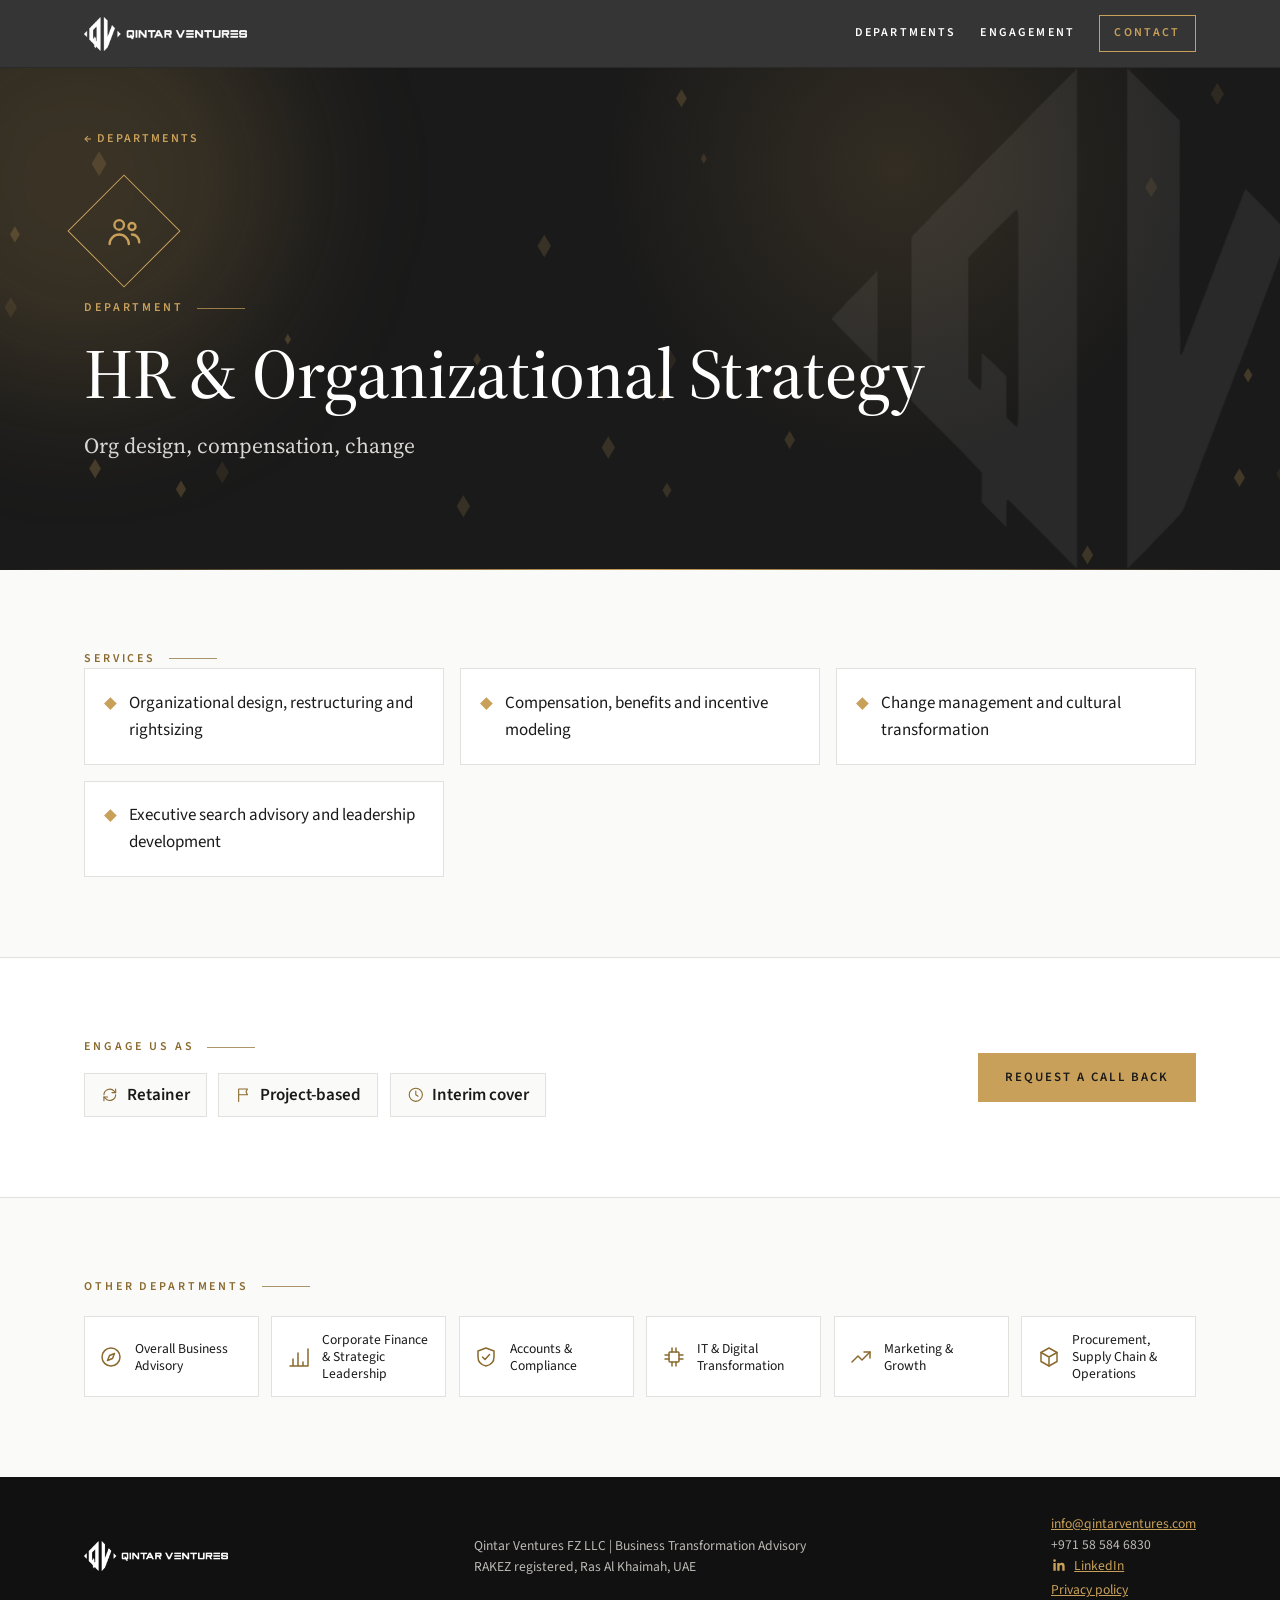
<file: hr-organizational-strategy.html>
<!doctype html>
<html lang=en><head><meta charset=utf-8><meta name=viewport content="width=device-width,initial-scale=1">
<title>HR &amp; Organizational Strategy | Qintar Ventures</title><meta name=description content="Organization design, restructuring, compensation and benefits modelling, change management and executive search advisory.">
<link rel=canonical href="https://www.qintarventures.com/hr-organizational-strategy.html">
<meta name=theme-color content="#1A1A1A">
<meta property="og:type" content="website"><meta property="og:site_name" content="Qintar Ventures"><meta property="og:locale" content="en_GB">
<meta property="og:title" content="HR &amp; Organizational Strategy | Qintar Ventures"><meta property="og:description" content="Organization design, restructuring, compensation and benefits modelling, change management and executive search advisory."><meta property="og:url" content="https://www.qintarventures.com/hr-organizational-strategy.html">
<meta property="og:image" content="https://www.qintarventures.com/assets/og-image.png"><meta property="og:image:width" content="1200"><meta property="og:image:height" content="630"><meta property="og:image:alt" content="Qintar Ventures. Senior by default. Boutique by design.">
<meta name=twitter:card content="summary_large_image"><meta name=twitter:title content="HR &amp; Organizational Strategy | Qintar Ventures"><meta name=twitter:description content="Organization design, restructuring, compensation and benefits modelling, change management and executive search advisory."><meta name=twitter:image content="https://www.qintarventures.com/assets/og-image.png">

<link rel=icon href=assets/favicon.png>
<link rel=preconnect href=https://fonts.googleapis.com><link rel=preconnect href=https://fonts.gstatic.com crossorigin>
<link href="https://fonts.googleapis.com/css2?family=Source+Sans+3:wght@400;600&family=Source+Serif+4:ital,wght@0,400;0,500;0,600;1,400;1,500&display=swap" rel=stylesheet>
<script>document.documentElement.classList.add('js')</script>
<link rel=stylesheet href=style.css></head><body>
<div class=top><div class=w><a href=index.html><img src=assets/logo-white.png alt="Qintar Ventures"></a>
<nav><a href=index.html#departments>Departments</a><a href=index.html#engagement>Engagement</a><a class=nb href=contact.html>Contact</a></nav></div></div>

<section class="hero sm"><div class="orb o1"></div><div class=w><a class=back href=index.html#departments>&larr; Departments</a>
<div class=rv><div class=bigico><svg class="ic" viewBox="0 0 24 24" fill="none" stroke="currentColor" stroke-width="1.5" stroke-linecap="round" stroke-linejoin="round" aria-hidden="true"><circle cx="9" cy="8" r="3"/><path d="M3 20c0-3.3 2.7-6 6-6s6 2.7 6 6"/><circle cx="17" cy="9" r="2.2"/><path d="M17 14c2.5 0 4.5 2 4.5 5"/></svg></div></div><div class="l rv">Department</div><h1 class=rv style="--d:80ms">HR &amp; Organizational Strategy</h1><p class="lead rv" style="--d:160ms">Org design, compensation, change</p></div></section>
<section class=s><div class=w><div class="l rv">Services</div><div class=g3><div class="card sv rv" style="--d:0ms"><span class=dia></span>Organizational design, restructuring and rightsizing</div><div class="card sv rv" style="--d:50ms"><span class=dia></span>Compensation, benefits and incentive modeling</div><div class="card sv rv" style="--d:100ms"><span class=dia></span>Change management and cultural transformation</div><div class="card sv rv" style="--d:150ms"><span class=dia></span>Executive search advisory and leadership development</div></div></div></section>
<section class="s alt"><div class="w ct2"><div><div class="l rv">Engage us as</div><div class="chips rv"><span class=chip2><svg class="ic" viewBox="0 0 24 24" fill="none" stroke="currentColor" stroke-width="1.5" stroke-linecap="round" stroke-linejoin="round" aria-hidden="true"><path d="M4 12a8 8 0 0114-5l2 2M20 12a8 8 0 01-14 5l-2-2"/><path d="M20 4v5h-5M4 20v-5h5"/></svg>Retainer</span><span class=chip2><svg class="ic" viewBox="0 0 24 24" fill="none" stroke="currentColor" stroke-width="1.5" stroke-linecap="round" stroke-linejoin="round" aria-hidden="true"><path d="M5 21V4M5 4h12l-2 4 2 4H5"/></svg>Project-based</span><span class=chip2><svg class="ic" viewBox="0 0 24 24" fill="none" stroke="currentColor" stroke-width="1.5" stroke-linecap="round" stroke-linejoin="round" aria-hidden="true"><circle cx="12" cy="12" r="9"/><path d="M12 7v5l3 2"/></svg>Interim cover</span></div></div><a class="b rv" href="contact.html?dept=HR%20and%20Organizational%20Strategy">Request a call back</a></div></section>
<section class=s><div class=w><div class="l rv">Other departments</div><div class=minis><a class="mini" href=overall-business-advisory.html title="Overall Business Advisory"><svg class="ic" viewBox="0 0 24 24" fill="none" stroke="currentColor" stroke-width="1.5" stroke-linecap="round" stroke-linejoin="round" aria-hidden="true"><circle cx="12" cy="12" r="9"/><path d="M15.5 8.5l-2 5-5 2 2-5z"/></svg><span>Overall Business Advisory</span></a><a class="mini" href=corporate-finance.html title="Corporate Finance &amp; Strategic Leadership"><svg class="ic" viewBox="0 0 24 24" fill="none" stroke="currentColor" stroke-width="1.5" stroke-linecap="round" stroke-linejoin="round" aria-hidden="true"><path d="M3 21h18M6 21v-7M11 21V8M16 21v-4M21 21V4"/></svg><span>Corporate Finance &amp; Strategic Leadership</span></a><a class="mini" href=accounts-compliance.html title="Accounts &amp; Compliance"><svg class="ic" viewBox="0 0 24 24" fill="none" stroke="currentColor" stroke-width="1.5" stroke-linecap="round" stroke-linejoin="round" aria-hidden="true"><path d="M12 3l8 3v6c0 5-3.5 8-8 9-4.5-1-8-4-8-9V6z"/><path d="M8.5 12l2.5 2.5 4.5-5"/></svg><span>Accounts &amp; Compliance</span></a><a class="mini" href=it-digital-transformation.html title="IT &amp; Digital Transformation"><svg class="ic" viewBox="0 0 24 24" fill="none" stroke="currentColor" stroke-width="1.5" stroke-linecap="round" stroke-linejoin="round" aria-hidden="true"><rect x="7" y="7" width="10" height="10" rx="1"/><path d="M10 3v4M14 3v4M10 17v4M14 17v4M3 10h4M3 14h4M17 10h4M17 14h4"/></svg><span>IT &amp; Digital Transformation</span></a><a class="mini" href=marketing-growth.html title="Marketing &amp; Growth"><svg class="ic" viewBox="0 0 24 24" fill="none" stroke="currentColor" stroke-width="1.5" stroke-linecap="round" stroke-linejoin="round" aria-hidden="true"><path d="M3 17l6-6 4 4 8-8"/><path d="M15 7h6v6"/></svg><span>Marketing &amp; Growth</span></a><a class="mini" href=procurement-supply-chain-operations.html title="Procurement, Supply Chain &amp; Operations"><svg class="ic" viewBox="0 0 24 24" fill="none" stroke="currentColor" stroke-width="1.5" stroke-linecap="round" stroke-linejoin="round" aria-hidden="true"><path d="M12 3l8 4.5v9L12 21l-8-4.5v-9z"/><path d="M4 7.5l8 4.5 8-4.5M12 12v9"/></svg><span>Procurement, Supply Chain &amp; Operations</span></a></div></div></section>
<footer><div class=w><img src=assets/logo-white.png alt="Qintar Ventures" style="height:30px"><div>Qintar Ventures FZ LLC | Business Transformation Advisory<br>RAKEZ registered, Ras Al Khaimah, UAE</div>
<div><a href=mailto:info@qintarventures.com>info@qintarventures.com</a><br>+971 58 584 6830<br><a class=so href=https://www.linkedin.com/company/qintarventures target=_blank rel="noopener noreferrer" aria-label="Qintar Ventures on LinkedIn"><svg viewBox="0 0 24 24" fill="currentColor" aria-hidden="true"><path d="M20.45 20.45h-3.56v-5.57c0-1.33-.03-3.04-1.85-3.04-1.86 0-2.14 1.45-2.14 2.94v5.67H9.35V9h3.41v1.56h.05c.48-.9 1.64-1.85 3.37-1.85 3.6 0 4.27 2.37 4.27 5.45v6.29zM5.34 7.43a2.06 2.06 0 110-4.12 2.06 2.06 0 010 4.12zM7.12 20.45H3.56V9h3.56v11.45z"/></svg>LinkedIn</a><br><a href=privacy.html>Privacy policy</a></div></div></footer>
<script src=site.js></script></body></html>
</file>
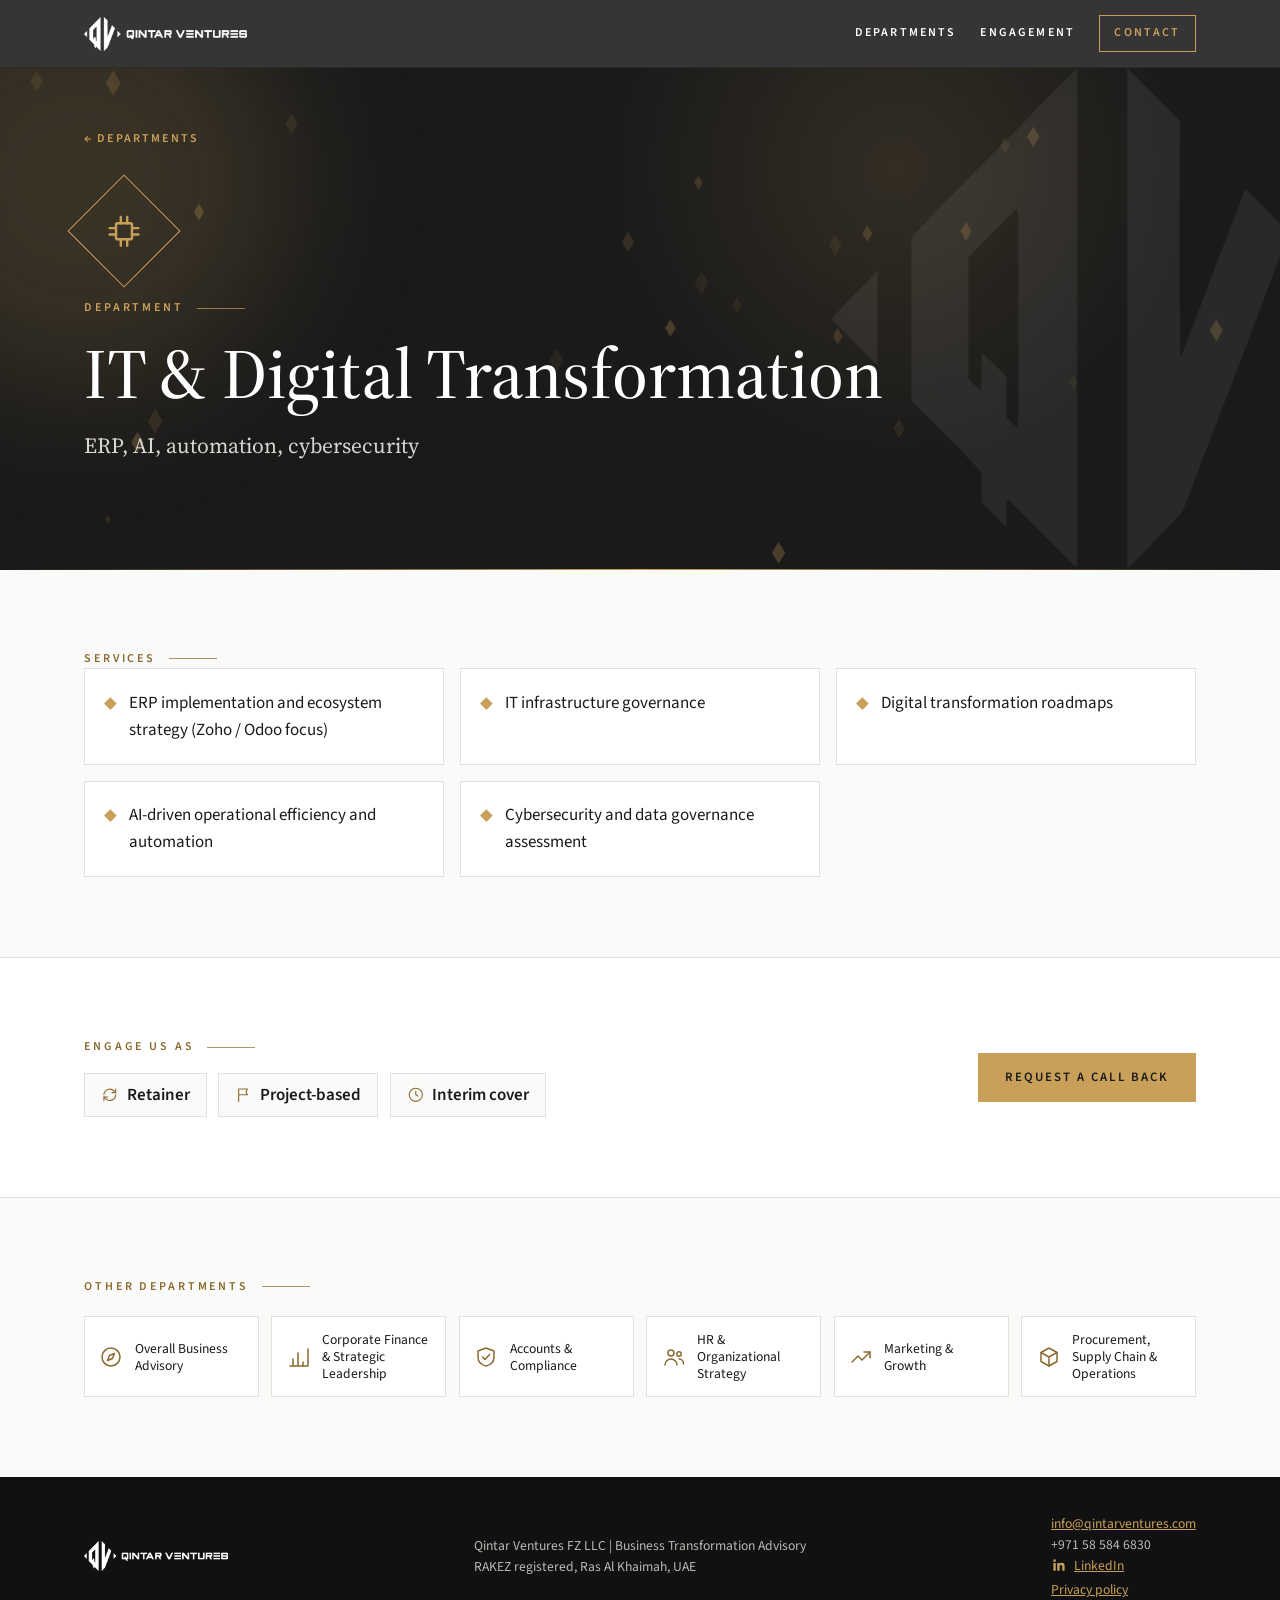
<file: it-digital-transformation.html>
<!doctype html>
<html lang=en><head><meta charset=utf-8><meta name=viewport content="width=device-width,initial-scale=1">
<title>IT &amp; Digital Transformation | Qintar Ventures</title><meta name=description content="IT governance, AI and automation advisory, cybersecurity and data governance, ERP implementation and architecture.">
<link rel=canonical href="https://www.qintarventures.com/it-digital-transformation.html">
<meta name=theme-color content="#1A1A1A">
<meta property="og:type" content="website"><meta property="og:site_name" content="Qintar Ventures"><meta property="og:locale" content="en_GB">
<meta property="og:title" content="IT &amp; Digital Transformation | Qintar Ventures"><meta property="og:description" content="IT governance, AI and automation advisory, cybersecurity and data governance, ERP implementation and architecture."><meta property="og:url" content="https://www.qintarventures.com/it-digital-transformation.html">
<meta property="og:image" content="https://www.qintarventures.com/assets/og-image.png"><meta property="og:image:width" content="1200"><meta property="og:image:height" content="630"><meta property="og:image:alt" content="Qintar Ventures. Senior by default. Boutique by design.">
<meta name=twitter:card content="summary_large_image"><meta name=twitter:title content="IT &amp; Digital Transformation | Qintar Ventures"><meta name=twitter:description content="IT governance, AI and automation advisory, cybersecurity and data governance, ERP implementation and architecture."><meta name=twitter:image content="https://www.qintarventures.com/assets/og-image.png">

<link rel=icon href=assets/favicon.png>
<link rel=preconnect href=https://fonts.googleapis.com><link rel=preconnect href=https://fonts.gstatic.com crossorigin>
<link href="https://fonts.googleapis.com/css2?family=Source+Sans+3:wght@400;600&family=Source+Serif+4:ital,wght@0,400;0,500;0,600;1,400;1,500&display=swap" rel=stylesheet>
<script>document.documentElement.classList.add('js')</script>
<link rel=stylesheet href=style.css></head><body>
<div class=top><div class=w><a href=index.html><img src=assets/logo-white.png alt="Qintar Ventures"></a>
<nav><a href=index.html#departments>Departments</a><a href=index.html#engagement>Engagement</a><a class=nb href=contact.html>Contact</a></nav></div></div>

<section class="hero sm"><div class="orb o1"></div><div class=w><a class=back href=index.html#departments>&larr; Departments</a>
<div class=rv><div class=bigico><svg class="ic" viewBox="0 0 24 24" fill="none" stroke="currentColor" stroke-width="1.5" stroke-linecap="round" stroke-linejoin="round" aria-hidden="true"><rect x="7" y="7" width="10" height="10" rx="1"/><path d="M10 3v4M14 3v4M10 17v4M14 17v4M3 10h4M3 14h4M17 10h4M17 14h4"/></svg></div></div><div class="l rv">Department</div><h1 class=rv style="--d:80ms">IT &amp; Digital Transformation</h1><p class="lead rv" style="--d:160ms">ERP, AI, automation, cybersecurity</p></div></section>
<section class=s><div class=w><div class="l rv">Services</div><div class=g3><div class="card sv rv" style="--d:0ms"><span class=dia></span>ERP implementation and ecosystem strategy (Zoho / Odoo focus)</div><div class="card sv rv" style="--d:50ms"><span class=dia></span>IT infrastructure governance</div><div class="card sv rv" style="--d:100ms"><span class=dia></span>Digital transformation roadmaps</div><div class="card sv rv" style="--d:150ms"><span class=dia></span>AI-driven operational efficiency and automation</div><div class="card sv rv" style="--d:200ms"><span class=dia></span>Cybersecurity and data governance assessment</div></div></div></section>
<section class="s alt"><div class="w ct2"><div><div class="l rv">Engage us as</div><div class="chips rv"><span class=chip2><svg class="ic" viewBox="0 0 24 24" fill="none" stroke="currentColor" stroke-width="1.5" stroke-linecap="round" stroke-linejoin="round" aria-hidden="true"><path d="M4 12a8 8 0 0114-5l2 2M20 12a8 8 0 01-14 5l-2-2"/><path d="M20 4v5h-5M4 20v-5h5"/></svg>Retainer</span><span class=chip2><svg class="ic" viewBox="0 0 24 24" fill="none" stroke="currentColor" stroke-width="1.5" stroke-linecap="round" stroke-linejoin="round" aria-hidden="true"><path d="M5 21V4M5 4h12l-2 4 2 4H5"/></svg>Project-based</span><span class=chip2><svg class="ic" viewBox="0 0 24 24" fill="none" stroke="currentColor" stroke-width="1.5" stroke-linecap="round" stroke-linejoin="round" aria-hidden="true"><circle cx="12" cy="12" r="9"/><path d="M12 7v5l3 2"/></svg>Interim cover</span></div></div><a class="b rv" href="contact.html?dept=IT%20and%20Digital%20Transformation">Request a call back</a></div></section>
<section class=s><div class=w><div class="l rv">Other departments</div><div class=minis><a class="mini" href=overall-business-advisory.html title="Overall Business Advisory"><svg class="ic" viewBox="0 0 24 24" fill="none" stroke="currentColor" stroke-width="1.5" stroke-linecap="round" stroke-linejoin="round" aria-hidden="true"><circle cx="12" cy="12" r="9"/><path d="M15.5 8.5l-2 5-5 2 2-5z"/></svg><span>Overall Business Advisory</span></a><a class="mini" href=corporate-finance.html title="Corporate Finance &amp; Strategic Leadership"><svg class="ic" viewBox="0 0 24 24" fill="none" stroke="currentColor" stroke-width="1.5" stroke-linecap="round" stroke-linejoin="round" aria-hidden="true"><path d="M3 21h18M6 21v-7M11 21V8M16 21v-4M21 21V4"/></svg><span>Corporate Finance &amp; Strategic Leadership</span></a><a class="mini" href=accounts-compliance.html title="Accounts &amp; Compliance"><svg class="ic" viewBox="0 0 24 24" fill="none" stroke="currentColor" stroke-width="1.5" stroke-linecap="round" stroke-linejoin="round" aria-hidden="true"><path d="M12 3l8 3v6c0 5-3.5 8-8 9-4.5-1-8-4-8-9V6z"/><path d="M8.5 12l2.5 2.5 4.5-5"/></svg><span>Accounts &amp; Compliance</span></a><a class="mini" href=hr-organizational-strategy.html title="HR &amp; Organizational Strategy"><svg class="ic" viewBox="0 0 24 24" fill="none" stroke="currentColor" stroke-width="1.5" stroke-linecap="round" stroke-linejoin="round" aria-hidden="true"><circle cx="9" cy="8" r="3"/><path d="M3 20c0-3.3 2.7-6 6-6s6 2.7 6 6"/><circle cx="17" cy="9" r="2.2"/><path d="M17 14c2.5 0 4.5 2 4.5 5"/></svg><span>HR &amp; Organizational Strategy</span></a><a class="mini" href=marketing-growth.html title="Marketing &amp; Growth"><svg class="ic" viewBox="0 0 24 24" fill="none" stroke="currentColor" stroke-width="1.5" stroke-linecap="round" stroke-linejoin="round" aria-hidden="true"><path d="M3 17l6-6 4 4 8-8"/><path d="M15 7h6v6"/></svg><span>Marketing &amp; Growth</span></a><a class="mini" href=procurement-supply-chain-operations.html title="Procurement, Supply Chain &amp; Operations"><svg class="ic" viewBox="0 0 24 24" fill="none" stroke="currentColor" stroke-width="1.5" stroke-linecap="round" stroke-linejoin="round" aria-hidden="true"><path d="M12 3l8 4.5v9L12 21l-8-4.5v-9z"/><path d="M4 7.5l8 4.5 8-4.5M12 12v9"/></svg><span>Procurement, Supply Chain &amp; Operations</span></a></div></div></section>
<footer><div class=w><img src=assets/logo-white.png alt="Qintar Ventures" style="height:30px"><div>Qintar Ventures FZ LLC | Business Transformation Advisory<br>RAKEZ registered, Ras Al Khaimah, UAE</div>
<div><a href=mailto:info@qintarventures.com>info@qintarventures.com</a><br>+971 58 584 6830<br><a class=so href=https://www.linkedin.com/company/qintarventures target=_blank rel="noopener noreferrer" aria-label="Qintar Ventures on LinkedIn"><svg viewBox="0 0 24 24" fill="currentColor" aria-hidden="true"><path d="M20.45 20.45h-3.56v-5.57c0-1.33-.03-3.04-1.85-3.04-1.86 0-2.14 1.45-2.14 2.94v5.67H9.35V9h3.41v1.56h.05c.48-.9 1.64-1.85 3.37-1.85 3.6 0 4.27 2.37 4.27 5.45v6.29zM5.34 7.43a2.06 2.06 0 110-4.12 2.06 2.06 0 010 4.12zM7.12 20.45H3.56V9h3.56v11.45z"/></svg>LinkedIn</a><br><a href=privacy.html>Privacy policy</a></div></div></footer>
<script src=site.js></script></body></html>
</file>
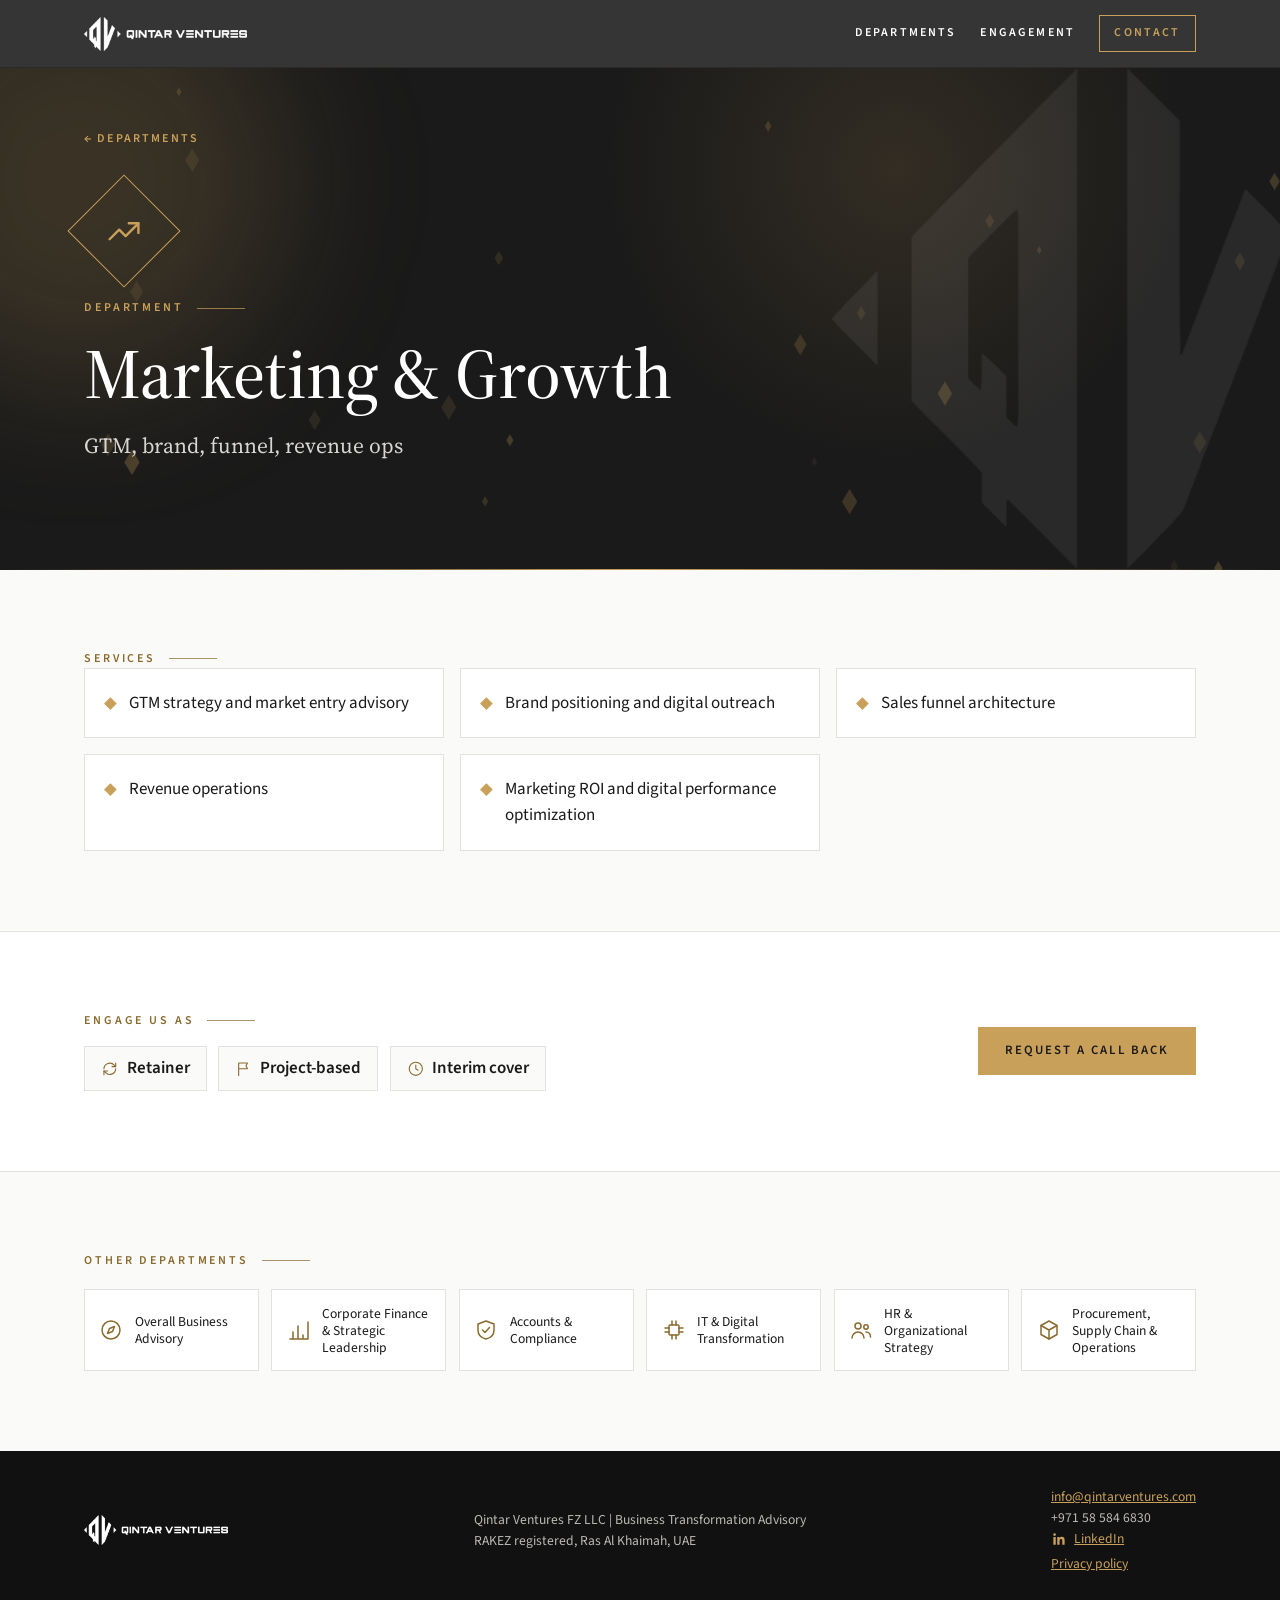
<file: marketing-growth.html>
<!doctype html>
<html lang=en><head><meta charset=utf-8><meta name=viewport content="width=device-width,initial-scale=1">
<title>Marketing &amp; Growth | Qintar Ventures</title><meta name=description content="Go-to-market strategy, brand positioning, sales funnel architecture, revenue operations and marketing ROI.">
<link rel=canonical href="https://www.qintarventures.com/marketing-growth.html">
<meta name=theme-color content="#1A1A1A">
<meta property="og:type" content="website"><meta property="og:site_name" content="Qintar Ventures"><meta property="og:locale" content="en_GB">
<meta property="og:title" content="Marketing &amp; Growth | Qintar Ventures"><meta property="og:description" content="Go-to-market strategy, brand positioning, sales funnel architecture, revenue operations and marketing ROI."><meta property="og:url" content="https://www.qintarventures.com/marketing-growth.html">
<meta property="og:image" content="https://www.qintarventures.com/assets/og-image.png"><meta property="og:image:width" content="1200"><meta property="og:image:height" content="630"><meta property="og:image:alt" content="Qintar Ventures. Senior by default. Boutique by design.">
<meta name=twitter:card content="summary_large_image"><meta name=twitter:title content="Marketing &amp; Growth | Qintar Ventures"><meta name=twitter:description content="Go-to-market strategy, brand positioning, sales funnel architecture, revenue operations and marketing ROI."><meta name=twitter:image content="https://www.qintarventures.com/assets/og-image.png">

<link rel=icon href=assets/favicon.png>
<link rel=preconnect href=https://fonts.googleapis.com><link rel=preconnect href=https://fonts.gstatic.com crossorigin>
<link href="https://fonts.googleapis.com/css2?family=Source+Sans+3:wght@400;600&family=Source+Serif+4:ital,wght@0,400;0,500;0,600;1,400;1,500&display=swap" rel=stylesheet>
<script>document.documentElement.classList.add('js')</script>
<link rel=stylesheet href=style.css></head><body>
<div class=top><div class=w><a href=index.html><img src=assets/logo-white.png alt="Qintar Ventures"></a>
<nav><a href=index.html#departments>Departments</a><a href=index.html#engagement>Engagement</a><a class=nb href=contact.html>Contact</a></nav></div></div>

<section class="hero sm"><div class="orb o1"></div><div class=w><a class=back href=index.html#departments>&larr; Departments</a>
<div class=rv><div class=bigico><svg class="ic" viewBox="0 0 24 24" fill="none" stroke="currentColor" stroke-width="1.5" stroke-linecap="round" stroke-linejoin="round" aria-hidden="true"><path d="M3 17l6-6 4 4 8-8"/><path d="M15 7h6v6"/></svg></div></div><div class="l rv">Department</div><h1 class=rv style="--d:80ms">Marketing &amp; Growth</h1><p class="lead rv" style="--d:160ms">GTM, brand, funnel, revenue ops</p></div></section>
<section class=s><div class=w><div class="l rv">Services</div><div class=g3><div class="card sv rv" style="--d:0ms"><span class=dia></span>GTM strategy and market entry advisory</div><div class="card sv rv" style="--d:50ms"><span class=dia></span>Brand positioning and digital outreach</div><div class="card sv rv" style="--d:100ms"><span class=dia></span>Sales funnel architecture</div><div class="card sv rv" style="--d:150ms"><span class=dia></span>Revenue operations</div><div class="card sv rv" style="--d:200ms"><span class=dia></span>Marketing ROI and digital performance optimization</div></div></div></section>
<section class="s alt"><div class="w ct2"><div><div class="l rv">Engage us as</div><div class="chips rv"><span class=chip2><svg class="ic" viewBox="0 0 24 24" fill="none" stroke="currentColor" stroke-width="1.5" stroke-linecap="round" stroke-linejoin="round" aria-hidden="true"><path d="M4 12a8 8 0 0114-5l2 2M20 12a8 8 0 01-14 5l-2-2"/><path d="M20 4v5h-5M4 20v-5h5"/></svg>Retainer</span><span class=chip2><svg class="ic" viewBox="0 0 24 24" fill="none" stroke="currentColor" stroke-width="1.5" stroke-linecap="round" stroke-linejoin="round" aria-hidden="true"><path d="M5 21V4M5 4h12l-2 4 2 4H5"/></svg>Project-based</span><span class=chip2><svg class="ic" viewBox="0 0 24 24" fill="none" stroke="currentColor" stroke-width="1.5" stroke-linecap="round" stroke-linejoin="round" aria-hidden="true"><circle cx="12" cy="12" r="9"/><path d="M12 7v5l3 2"/></svg>Interim cover</span></div></div><a class="b rv" href="contact.html?dept=Marketing%20and%20Growth">Request a call back</a></div></section>
<section class=s><div class=w><div class="l rv">Other departments</div><div class=minis><a class="mini" href=overall-business-advisory.html title="Overall Business Advisory"><svg class="ic" viewBox="0 0 24 24" fill="none" stroke="currentColor" stroke-width="1.5" stroke-linecap="round" stroke-linejoin="round" aria-hidden="true"><circle cx="12" cy="12" r="9"/><path d="M15.5 8.5l-2 5-5 2 2-5z"/></svg><span>Overall Business Advisory</span></a><a class="mini" href=corporate-finance.html title="Corporate Finance &amp; Strategic Leadership"><svg class="ic" viewBox="0 0 24 24" fill="none" stroke="currentColor" stroke-width="1.5" stroke-linecap="round" stroke-linejoin="round" aria-hidden="true"><path d="M3 21h18M6 21v-7M11 21V8M16 21v-4M21 21V4"/></svg><span>Corporate Finance &amp; Strategic Leadership</span></a><a class="mini" href=accounts-compliance.html title="Accounts &amp; Compliance"><svg class="ic" viewBox="0 0 24 24" fill="none" stroke="currentColor" stroke-width="1.5" stroke-linecap="round" stroke-linejoin="round" aria-hidden="true"><path d="M12 3l8 3v6c0 5-3.5 8-8 9-4.5-1-8-4-8-9V6z"/><path d="M8.5 12l2.5 2.5 4.5-5"/></svg><span>Accounts &amp; Compliance</span></a><a class="mini" href=it-digital-transformation.html title="IT &amp; Digital Transformation"><svg class="ic" viewBox="0 0 24 24" fill="none" stroke="currentColor" stroke-width="1.5" stroke-linecap="round" stroke-linejoin="round" aria-hidden="true"><rect x="7" y="7" width="10" height="10" rx="1"/><path d="M10 3v4M14 3v4M10 17v4M14 17v4M3 10h4M3 14h4M17 10h4M17 14h4"/></svg><span>IT &amp; Digital Transformation</span></a><a class="mini" href=hr-organizational-strategy.html title="HR &amp; Organizational Strategy"><svg class="ic" viewBox="0 0 24 24" fill="none" stroke="currentColor" stroke-width="1.5" stroke-linecap="round" stroke-linejoin="round" aria-hidden="true"><circle cx="9" cy="8" r="3"/><path d="M3 20c0-3.3 2.7-6 6-6s6 2.7 6 6"/><circle cx="17" cy="9" r="2.2"/><path d="M17 14c2.5 0 4.5 2 4.5 5"/></svg><span>HR &amp; Organizational Strategy</span></a><a class="mini" href=procurement-supply-chain-operations.html title="Procurement, Supply Chain &amp; Operations"><svg class="ic" viewBox="0 0 24 24" fill="none" stroke="currentColor" stroke-width="1.5" stroke-linecap="round" stroke-linejoin="round" aria-hidden="true"><path d="M12 3l8 4.5v9L12 21l-8-4.5v-9z"/><path d="M4 7.5l8 4.5 8-4.5M12 12v9"/></svg><span>Procurement, Supply Chain &amp; Operations</span></a></div></div></section>
<footer><div class=w><img src=assets/logo-white.png alt="Qintar Ventures" style="height:30px"><div>Qintar Ventures FZ LLC | Business Transformation Advisory<br>RAKEZ registered, Ras Al Khaimah, UAE</div>
<div><a href=mailto:info@qintarventures.com>info@qintarventures.com</a><br>+971 58 584 6830<br><a class=so href=https://www.linkedin.com/company/qintarventures target=_blank rel="noopener noreferrer" aria-label="Qintar Ventures on LinkedIn"><svg viewBox="0 0 24 24" fill="currentColor" aria-hidden="true"><path d="M20.45 20.45h-3.56v-5.57c0-1.33-.03-3.04-1.85-3.04-1.86 0-2.14 1.45-2.14 2.94v5.67H9.35V9h3.41v1.56h.05c.48-.9 1.64-1.85 3.37-1.85 3.6 0 4.27 2.37 4.27 5.45v6.29zM5.34 7.43a2.06 2.06 0 110-4.12 2.06 2.06 0 010 4.12zM7.12 20.45H3.56V9h3.56v11.45z"/></svg>LinkedIn</a><br><a href=privacy.html>Privacy policy</a></div></div></footer>
<script src=site.js></script></body></html>
</file>
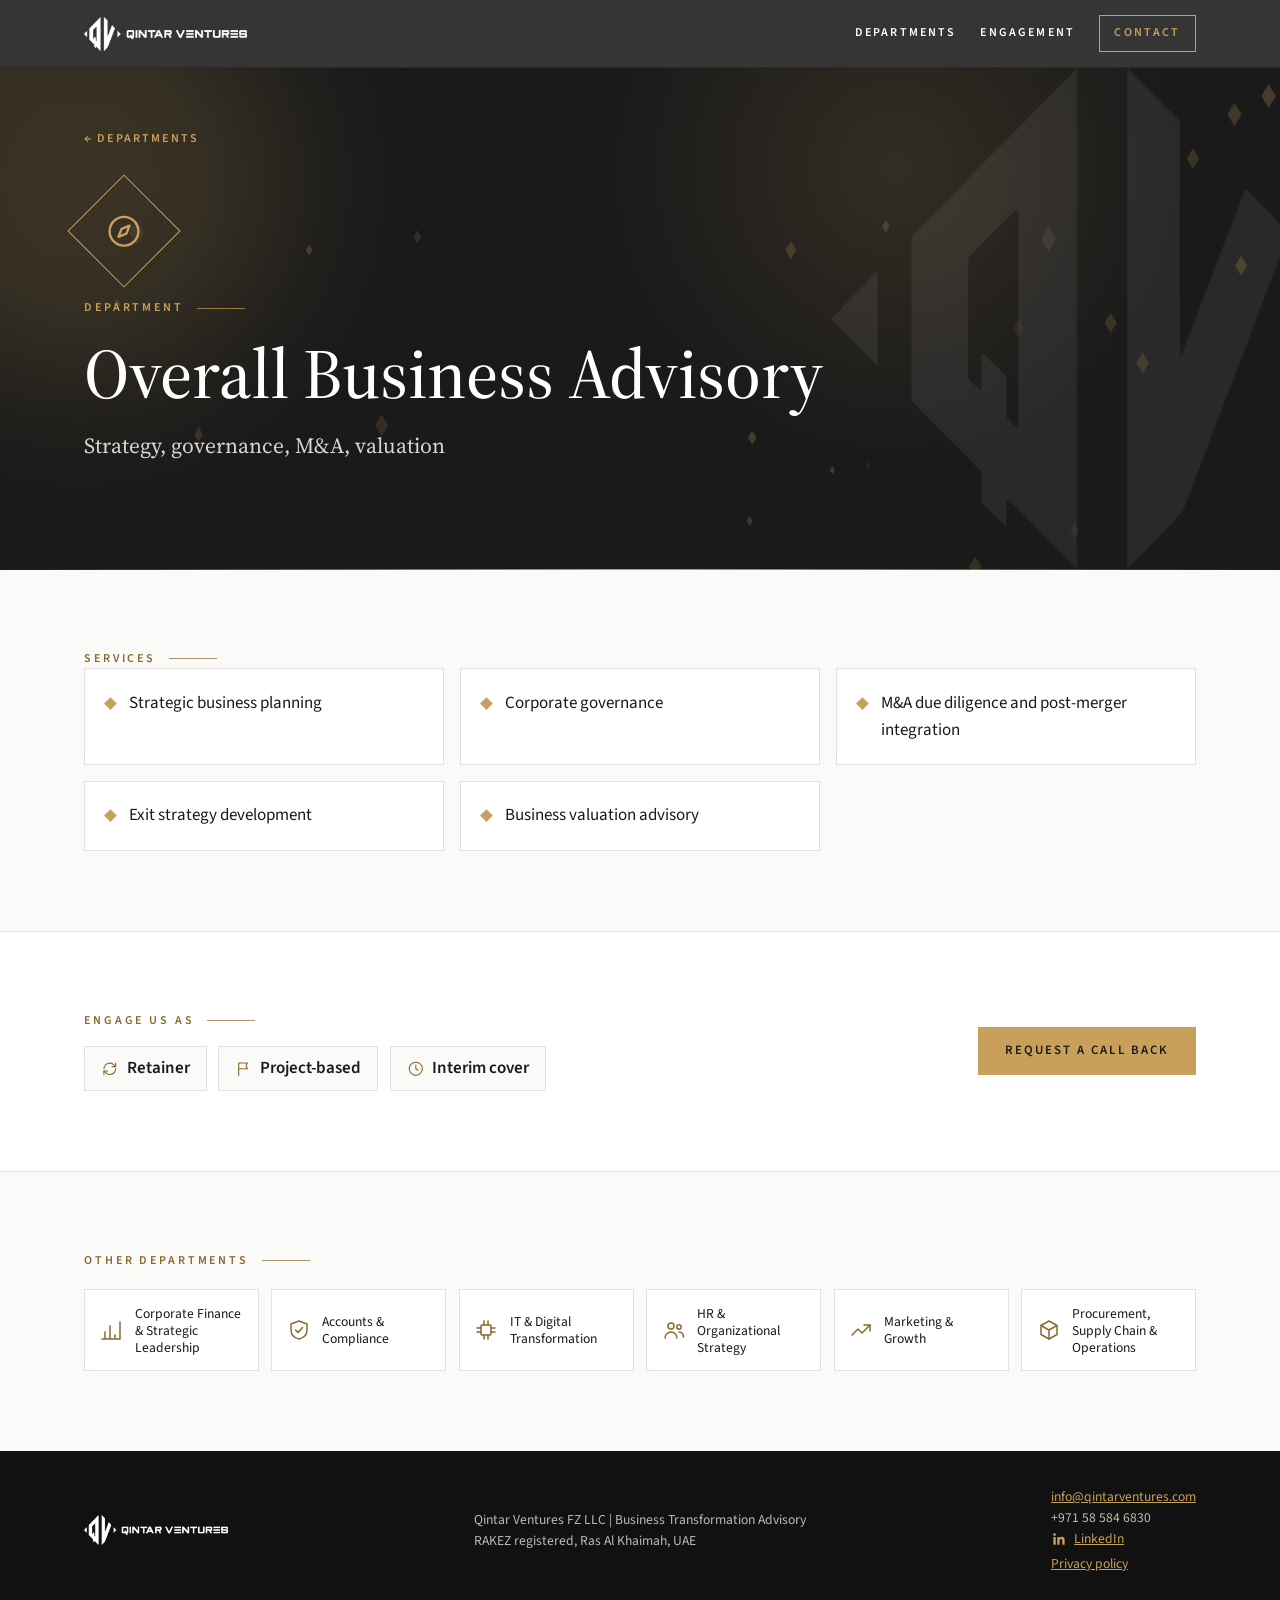
<file: overall-business-advisory.html>
<!doctype html>
<html lang=en><head><meta charset=utf-8><meta name=viewport content="width=device-width,initial-scale=1">
<title>Overall Business Advisory | Qintar Ventures</title><meta name=description content="Strategic planning, governance, M&amp;A due diligence, post-merger integration, exit strategy and valuation.">
<link rel=canonical href="https://www.qintarventures.com/overall-business-advisory.html">
<meta name=theme-color content="#1A1A1A">
<meta property="og:type" content="website"><meta property="og:site_name" content="Qintar Ventures"><meta property="og:locale" content="en_GB">
<meta property="og:title" content="Overall Business Advisory | Qintar Ventures"><meta property="og:description" content="Strategic planning, governance, M&amp;A due diligence, post-merger integration, exit strategy and valuation."><meta property="og:url" content="https://www.qintarventures.com/overall-business-advisory.html">
<meta property="og:image" content="https://www.qintarventures.com/assets/og-image.png"><meta property="og:image:width" content="1200"><meta property="og:image:height" content="630"><meta property="og:image:alt" content="Qintar Ventures. Senior by default. Boutique by design.">
<meta name=twitter:card content="summary_large_image"><meta name=twitter:title content="Overall Business Advisory | Qintar Ventures"><meta name=twitter:description content="Strategic planning, governance, M&amp;A due diligence, post-merger integration, exit strategy and valuation."><meta name=twitter:image content="https://www.qintarventures.com/assets/og-image.png">

<link rel=icon href=assets/favicon.png>
<link rel=preconnect href=https://fonts.googleapis.com><link rel=preconnect href=https://fonts.gstatic.com crossorigin>
<link href="https://fonts.googleapis.com/css2?family=Source+Sans+3:wght@400;600&family=Source+Serif+4:ital,wght@0,400;0,500;0,600;1,400;1,500&display=swap" rel=stylesheet>
<script>document.documentElement.classList.add('js')</script>
<link rel=stylesheet href=style.css></head><body>
<div class=top><div class=w><a href=index.html><img src=assets/logo-white.png alt="Qintar Ventures"></a>
<nav><a href=index.html#departments>Departments</a><a href=index.html#engagement>Engagement</a><a class=nb href=contact.html>Contact</a></nav></div></div>

<section class="hero sm"><div class="orb o1"></div><div class=w><a class=back href=index.html#departments>&larr; Departments</a>
<div class=rv><div class=bigico><svg class="ic" viewBox="0 0 24 24" fill="none" stroke="currentColor" stroke-width="1.5" stroke-linecap="round" stroke-linejoin="round" aria-hidden="true"><circle cx="12" cy="12" r="9"/><path d="M15.5 8.5l-2 5-5 2 2-5z"/></svg></div></div><div class="l rv">Department</div><h1 class=rv style="--d:80ms">Overall Business Advisory</h1><p class="lead rv" style="--d:160ms">Strategy, governance, M&amp;A, valuation</p></div></section>
<section class=s><div class=w><div class="l rv">Services</div><div class=g3><div class="card sv rv" style="--d:0ms"><span class=dia></span>Strategic business planning</div><div class="card sv rv" style="--d:50ms"><span class=dia></span>Corporate governance</div><div class="card sv rv" style="--d:100ms"><span class=dia></span>M&amp;A due diligence and post-merger integration</div><div class="card sv rv" style="--d:150ms"><span class=dia></span>Exit strategy development</div><div class="card sv rv" style="--d:200ms"><span class=dia></span>Business valuation advisory</div></div></div></section>
<section class="s alt"><div class="w ct2"><div><div class="l rv">Engage us as</div><div class="chips rv"><span class=chip2><svg class="ic" viewBox="0 0 24 24" fill="none" stroke="currentColor" stroke-width="1.5" stroke-linecap="round" stroke-linejoin="round" aria-hidden="true"><path d="M4 12a8 8 0 0114-5l2 2M20 12a8 8 0 01-14 5l-2-2"/><path d="M20 4v5h-5M4 20v-5h5"/></svg>Retainer</span><span class=chip2><svg class="ic" viewBox="0 0 24 24" fill="none" stroke="currentColor" stroke-width="1.5" stroke-linecap="round" stroke-linejoin="round" aria-hidden="true"><path d="M5 21V4M5 4h12l-2 4 2 4H5"/></svg>Project-based</span><span class=chip2><svg class="ic" viewBox="0 0 24 24" fill="none" stroke="currentColor" stroke-width="1.5" stroke-linecap="round" stroke-linejoin="round" aria-hidden="true"><circle cx="12" cy="12" r="9"/><path d="M12 7v5l3 2"/></svg>Interim cover</span></div></div><a class="b rv" href="contact.html?dept=Overall%20Business%20Advisory">Request a call back</a></div></section>
<section class=s><div class=w><div class="l rv">Other departments</div><div class=minis><a class="mini" href=corporate-finance.html title="Corporate Finance &amp; Strategic Leadership"><svg class="ic" viewBox="0 0 24 24" fill="none" stroke="currentColor" stroke-width="1.5" stroke-linecap="round" stroke-linejoin="round" aria-hidden="true"><path d="M3 21h18M6 21v-7M11 21V8M16 21v-4M21 21V4"/></svg><span>Corporate Finance &amp; Strategic Leadership</span></a><a class="mini" href=accounts-compliance.html title="Accounts &amp; Compliance"><svg class="ic" viewBox="0 0 24 24" fill="none" stroke="currentColor" stroke-width="1.5" stroke-linecap="round" stroke-linejoin="round" aria-hidden="true"><path d="M12 3l8 3v6c0 5-3.5 8-8 9-4.5-1-8-4-8-9V6z"/><path d="M8.5 12l2.5 2.5 4.5-5"/></svg><span>Accounts &amp; Compliance</span></a><a class="mini" href=it-digital-transformation.html title="IT &amp; Digital Transformation"><svg class="ic" viewBox="0 0 24 24" fill="none" stroke="currentColor" stroke-width="1.5" stroke-linecap="round" stroke-linejoin="round" aria-hidden="true"><rect x="7" y="7" width="10" height="10" rx="1"/><path d="M10 3v4M14 3v4M10 17v4M14 17v4M3 10h4M3 14h4M17 10h4M17 14h4"/></svg><span>IT &amp; Digital Transformation</span></a><a class="mini" href=hr-organizational-strategy.html title="HR &amp; Organizational Strategy"><svg class="ic" viewBox="0 0 24 24" fill="none" stroke="currentColor" stroke-width="1.5" stroke-linecap="round" stroke-linejoin="round" aria-hidden="true"><circle cx="9" cy="8" r="3"/><path d="M3 20c0-3.3 2.7-6 6-6s6 2.7 6 6"/><circle cx="17" cy="9" r="2.2"/><path d="M17 14c2.5 0 4.5 2 4.5 5"/></svg><span>HR &amp; Organizational Strategy</span></a><a class="mini" href=marketing-growth.html title="Marketing &amp; Growth"><svg class="ic" viewBox="0 0 24 24" fill="none" stroke="currentColor" stroke-width="1.5" stroke-linecap="round" stroke-linejoin="round" aria-hidden="true"><path d="M3 17l6-6 4 4 8-8"/><path d="M15 7h6v6"/></svg><span>Marketing &amp; Growth</span></a><a class="mini" href=procurement-supply-chain-operations.html title="Procurement, Supply Chain &amp; Operations"><svg class="ic" viewBox="0 0 24 24" fill="none" stroke="currentColor" stroke-width="1.5" stroke-linecap="round" stroke-linejoin="round" aria-hidden="true"><path d="M12 3l8 4.5v9L12 21l-8-4.5v-9z"/><path d="M4 7.5l8 4.5 8-4.5M12 12v9"/></svg><span>Procurement, Supply Chain &amp; Operations</span></a></div></div></section>
<footer><div class=w><img src=assets/logo-white.png alt="Qintar Ventures" style="height:30px"><div>Qintar Ventures FZ LLC | Business Transformation Advisory<br>RAKEZ registered, Ras Al Khaimah, UAE</div>
<div><a href=mailto:info@qintarventures.com>info@qintarventures.com</a><br>+971 58 584 6830<br><a class=so href=https://www.linkedin.com/company/qintarventures target=_blank rel="noopener noreferrer" aria-label="Qintar Ventures on LinkedIn"><svg viewBox="0 0 24 24" fill="currentColor" aria-hidden="true"><path d="M20.45 20.45h-3.56v-5.57c0-1.33-.03-3.04-1.85-3.04-1.86 0-2.14 1.45-2.14 2.94v5.67H9.35V9h3.41v1.56h.05c.48-.9 1.64-1.85 3.37-1.85 3.6 0 4.27 2.37 4.27 5.45v6.29zM5.34 7.43a2.06 2.06 0 110-4.12 2.06 2.06 0 010 4.12zM7.12 20.45H3.56V9h3.56v11.45z"/></svg>LinkedIn</a><br><a href=privacy.html>Privacy policy</a></div></div></footer>
<script src=site.js></script></body></html>
</file>
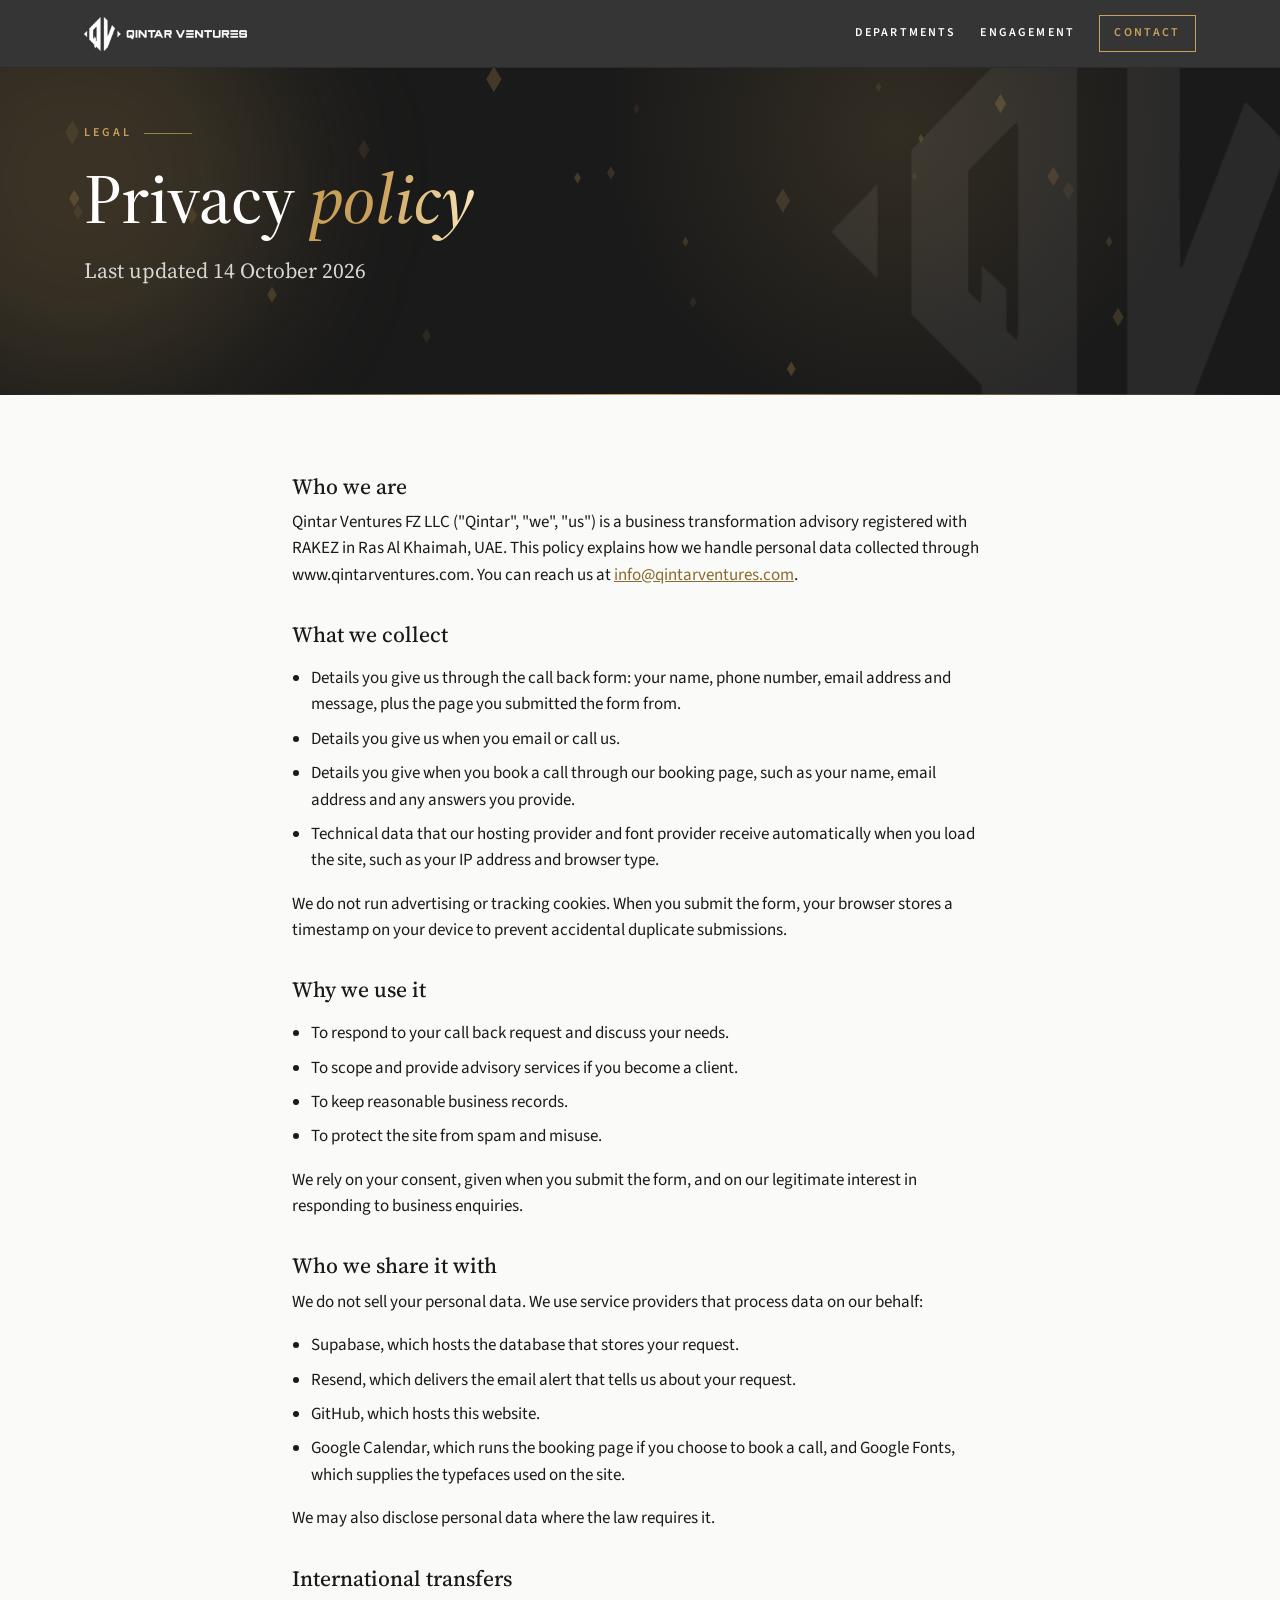
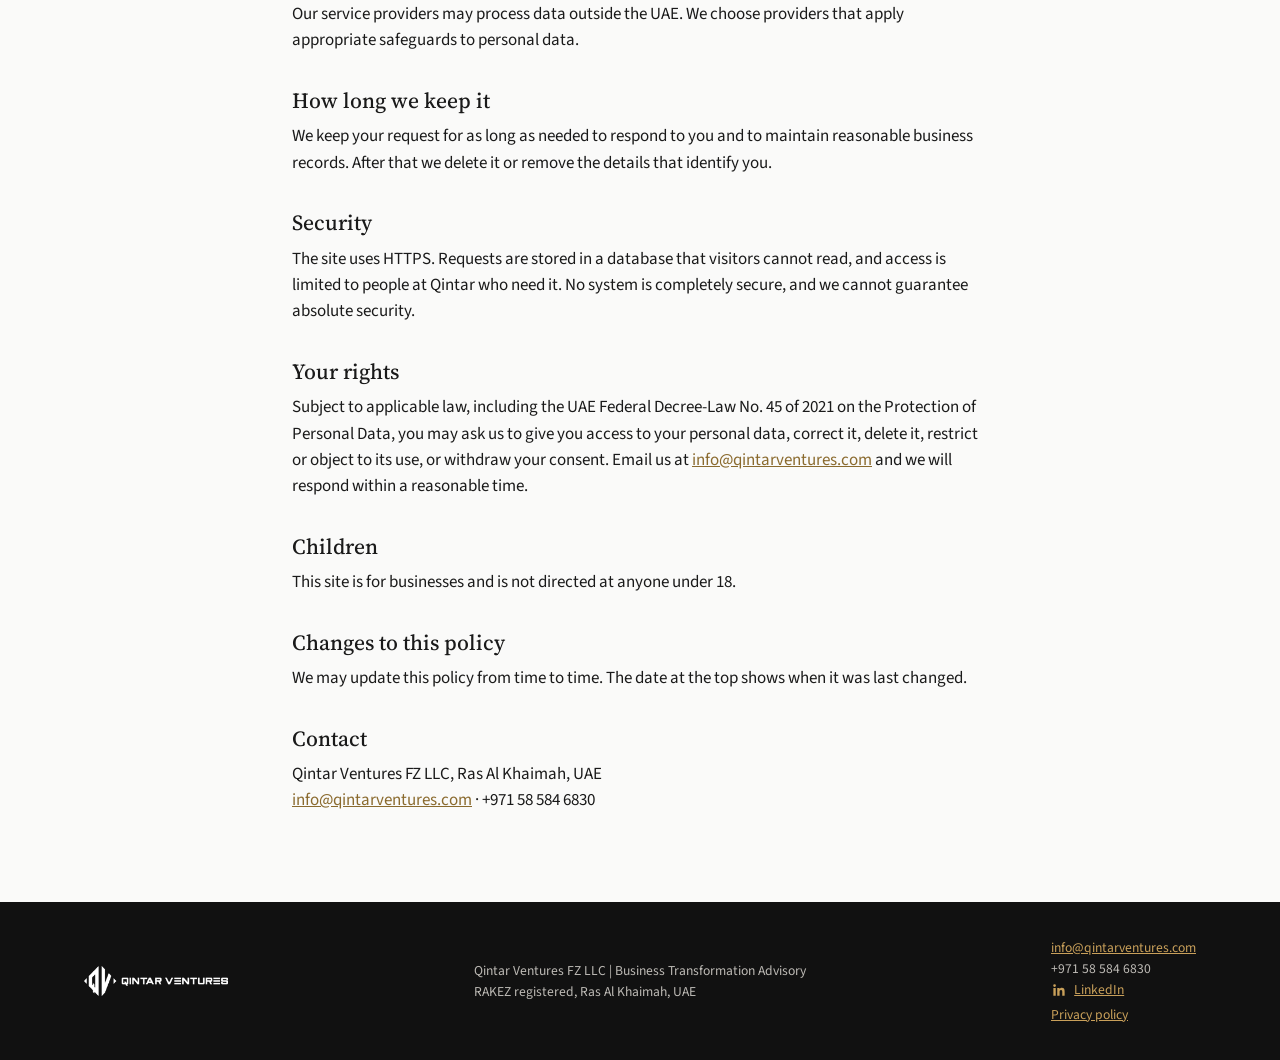
<file: privacy.html>
<!doctype html>
<html lang=en><head><meta charset=utf-8><meta name=viewport content="width=device-width,initial-scale=1">
<title>Privacy policy | Qintar Ventures</title><meta name=description content="How Qintar Ventures handles personal data collected through this website.">
<link rel=canonical href="https://www.qintarventures.com/privacy.html">
<meta name=theme-color content="#1A1A1A">
<meta property="og:type" content="website"><meta property="og:site_name" content="Qintar Ventures"><meta property="og:locale" content="en_GB">
<meta property="og:title" content="Privacy policy | Qintar Ventures"><meta property="og:description" content="How Qintar Ventures handles personal data collected through this website."><meta property="og:url" content="https://www.qintarventures.com/privacy.html">
<meta property="og:image" content="https://www.qintarventures.com/assets/og-image.png"><meta property="og:image:width" content="1200"><meta property="og:image:height" content="630"><meta property="og:image:alt" content="Qintar Ventures. Senior by default. Boutique by design.">
<meta name=twitter:card content="summary_large_image"><meta name=twitter:title content="Privacy policy | Qintar Ventures"><meta name=twitter:description content="How Qintar Ventures handles personal data collected through this website."><meta name=twitter:image content="https://www.qintarventures.com/assets/og-image.png">

<link rel=icon href=assets/favicon.png>
<link rel=preconnect href=https://fonts.googleapis.com><link rel=preconnect href=https://fonts.gstatic.com crossorigin>
<link href="https://fonts.googleapis.com/css2?family=Source+Sans+3:wght@400;600&family=Source+Serif+4:ital,wght@0,400;0,500;0,600;1,400;1,500&display=swap" rel=stylesheet>
<script>document.documentElement.classList.add('js')</script>
<link rel=stylesheet href=style.css></head><body>
<div class=top><div class=w><a href=index.html><img src=assets/logo-white.png alt="Qintar Ventures"></a>
<nav><a href=index.html#departments>Departments</a><a href=index.html#engagement>Engagement</a><a class=nb href=contact.html>Contact</a></nav></div></div>

<section class="hero sm"><div class="orb o1"></div><div class=w><div class="l rv">Legal</div><h1 class=rv style="--d:80ms">Privacy <em>policy</em></h1>
<p class="lead rv" style="--d:160ms">Last updated 14 October 2026</p></div></section>
<section class=s><div class="w prose">
<h2>Who we are</h2>
<p>Qintar Ventures FZ LLC ("Qintar", "we", "us") is a business transformation advisory registered with RAKEZ in Ras Al Khaimah, UAE. This policy explains how we handle personal data collected through www.qintarventures.com. You can reach us at <a href=mailto:info@qintarventures.com>info@qintarventures.com</a>.</p>
<h2>What we collect</h2>
<ul><li>Details you give us through the call back form: your name, phone number, email address and message, plus the page you submitted the form from.</li>
<li>Details you give us when you email or call us.</li>
<li>Details you give when you book a call through our booking page, such as your name, email address and any answers you provide.</li>
<li>Technical data that our hosting provider and font provider receive automatically when you load the site, such as your IP address and browser type.</li></ul>
<p>We do not run advertising or tracking cookies. When you submit the form, your browser stores a timestamp on your device to prevent accidental duplicate submissions.</p>
<h2>Why we use it</h2>
<ul><li>To respond to your call back request and discuss your needs.</li>
<li>To scope and provide advisory services if you become a client.</li>
<li>To keep reasonable business records.</li>
<li>To protect the site from spam and misuse.</li></ul>
<p>We rely on your consent, given when you submit the form, and on our legitimate interest in responding to business enquiries.</p>
<h2>Who we share it with</h2>
<p>We do not sell your personal data. We use service providers that process data on our behalf:</p>
<ul><li>Supabase, which hosts the database that stores your request.</li>
<li>Resend, which delivers the email alert that tells us about your request.</li>
<li>GitHub, which hosts this website.</li>
<li>Google Calendar, which runs the booking page if you choose to book a call, and Google Fonts, which supplies the typefaces used on the site.</li></ul>
<p>We may also disclose personal data where the law requires it.</p>
<h2>International transfers</h2>
<p>Our service providers may process data outside the UAE. We choose providers that apply appropriate safeguards to personal data.</p>
<h2>How long we keep it</h2>
<p>We keep your request for as long as needed to respond to you and to maintain reasonable business records. After that we delete it or remove the details that identify you.</p>
<h2>Security</h2>
<p>The site uses HTTPS. Requests are stored in a database that visitors cannot read, and access is limited to people at Qintar who need it. No system is completely secure, and we cannot guarantee absolute security.</p>
<h2>Your rights</h2>
<p>Subject to applicable law, including the UAE Federal Decree-Law No. 45 of 2021 on the Protection of Personal Data, you may ask us to give you access to your personal data, correct it, delete it, restrict or object to its use, or withdraw your consent. Email us at <a href=mailto:info@qintarventures.com>info@qintarventures.com</a> and we will respond within a reasonable time.</p>
<h2>Children</h2>
<p>This site is for businesses and is not directed at anyone under 18.</p>
<h2>Changes to this policy</h2>
<p>We may update this policy from time to time. The date at the top shows when it was last changed.</p>
<h2>Contact</h2>
<p>Qintar Ventures FZ LLC, Ras Al Khaimah, UAE<br><a href=mailto:info@qintarventures.com>info@qintarventures.com</a> · +971 58 584 6830</p>
</div></section>
<footer><div class=w><img src=assets/logo-white.png alt="Qintar Ventures" style="height:30px"><div>Qintar Ventures FZ LLC | Business Transformation Advisory<br>RAKEZ registered, Ras Al Khaimah, UAE</div>
<div><a href=mailto:info@qintarventures.com>info@qintarventures.com</a><br>+971 58 584 6830<br><a class=so href=https://www.linkedin.com/company/qintarventures target=_blank rel="noopener noreferrer" aria-label="Qintar Ventures on LinkedIn"><svg viewBox="0 0 24 24" fill="currentColor" aria-hidden="true"><path d="M20.45 20.45h-3.56v-5.57c0-1.33-.03-3.04-1.85-3.04-1.86 0-2.14 1.45-2.14 2.94v5.67H9.35V9h3.41v1.56h.05c.48-.9 1.64-1.85 3.37-1.85 3.6 0 4.27 2.37 4.27 5.45v6.29zM5.34 7.43a2.06 2.06 0 110-4.12 2.06 2.06 0 010 4.12zM7.12 20.45H3.56V9h3.56v11.45z"/></svg>LinkedIn</a><br><a href=privacy.html>Privacy policy</a></div></div></footer>
<script src=site.js></script></body></html>
</file>
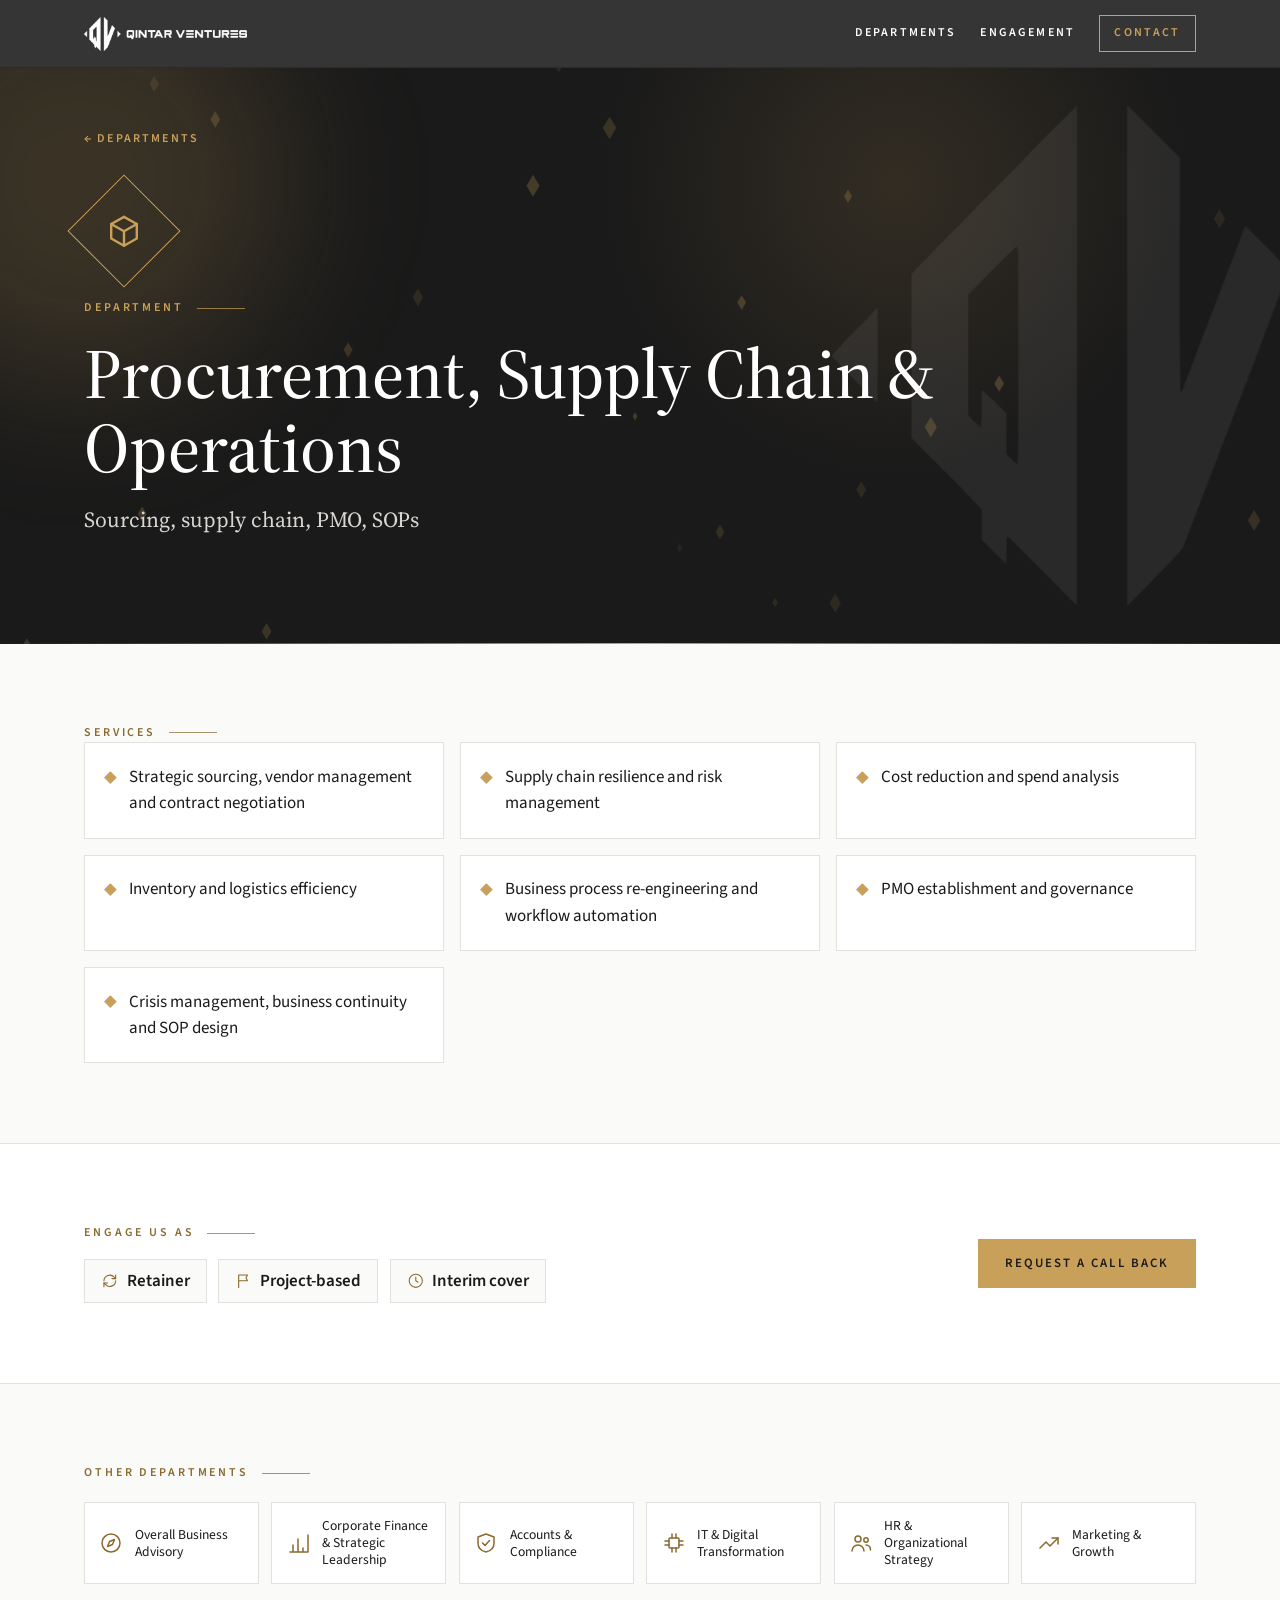
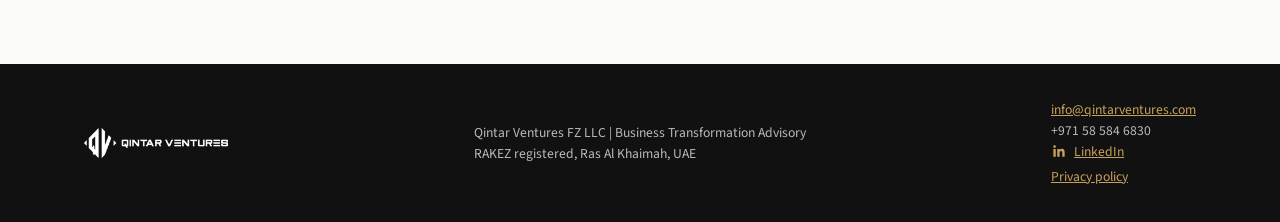
<file: procurement-supply-chain-operations.html>
<!doctype html>
<html lang=en><head><meta charset=utf-8><meta name=viewport content="width=device-width,initial-scale=1">
<title>Procurement, Supply Chain &amp; Operations | Qintar Ventures</title><meta name=description content="Strategic sourcing, vendor management, supply chain risk, cost reduction, inventory and logistics, process re-engineering, PMO and SOP design.">
<link rel=canonical href="https://www.qintarventures.com/procurement-supply-chain-operations.html">
<meta name=theme-color content="#1A1A1A">
<meta property="og:type" content="website"><meta property="og:site_name" content="Qintar Ventures"><meta property="og:locale" content="en_GB">
<meta property="og:title" content="Procurement, Supply Chain &amp; Operations | Qintar Ventures"><meta property="og:description" content="Strategic sourcing, vendor management, supply chain risk, cost reduction, inventory and logistics, process re-engineering, PMO and SOP design."><meta property="og:url" content="https://www.qintarventures.com/procurement-supply-chain-operations.html">
<meta property="og:image" content="https://www.qintarventures.com/assets/og-image.png"><meta property="og:image:width" content="1200"><meta property="og:image:height" content="630"><meta property="og:image:alt" content="Qintar Ventures. Senior by default. Boutique by design.">
<meta name=twitter:card content="summary_large_image"><meta name=twitter:title content="Procurement, Supply Chain &amp; Operations | Qintar Ventures"><meta name=twitter:description content="Strategic sourcing, vendor management, supply chain risk, cost reduction, inventory and logistics, process re-engineering, PMO and SOP design."><meta name=twitter:image content="https://www.qintarventures.com/assets/og-image.png">

<link rel=icon href=assets/favicon.png>
<link rel=preconnect href=https://fonts.googleapis.com><link rel=preconnect href=https://fonts.gstatic.com crossorigin>
<link href="https://fonts.googleapis.com/css2?family=Source+Sans+3:wght@400;600&family=Source+Serif+4:ital,wght@0,400;0,500;0,600;1,400;1,500&display=swap" rel=stylesheet>
<script>document.documentElement.classList.add('js')</script>
<link rel=stylesheet href=style.css></head><body>
<div class=top><div class=w><a href=index.html><img src=assets/logo-white.png alt="Qintar Ventures"></a>
<nav><a href=index.html#departments>Departments</a><a href=index.html#engagement>Engagement</a><a class=nb href=contact.html>Contact</a></nav></div></div>

<section class="hero sm"><div class="orb o1"></div><div class=w><a class=back href=index.html#departments>&larr; Departments</a>
<div class=rv><div class=bigico><svg class="ic" viewBox="0 0 24 24" fill="none" stroke="currentColor" stroke-width="1.5" stroke-linecap="round" stroke-linejoin="round" aria-hidden="true"><path d="M12 3l8 4.5v9L12 21l-8-4.5v-9z"/><path d="M4 7.5l8 4.5 8-4.5M12 12v9"/></svg></div></div><div class="l rv">Department</div><h1 class=rv style="--d:80ms">Procurement, Supply Chain &amp; Operations</h1><p class="lead rv" style="--d:160ms">Sourcing, supply chain, PMO, SOPs</p></div></section>
<section class=s><div class=w><div class="l rv">Services</div><div class=g3><div class="card sv rv" style="--d:0ms"><span class=dia></span>Strategic sourcing, vendor management and contract negotiation</div><div class="card sv rv" style="--d:50ms"><span class=dia></span>Supply chain resilience and risk management</div><div class="card sv rv" style="--d:100ms"><span class=dia></span>Cost reduction and spend analysis</div><div class="card sv rv" style="--d:150ms"><span class=dia></span>Inventory and logistics efficiency</div><div class="card sv rv" style="--d:200ms"><span class=dia></span>Business process re-engineering and workflow automation</div><div class="card sv rv" style="--d:250ms"><span class=dia></span>PMO establishment and governance</div><div class="card sv rv" style="--d:300ms"><span class=dia></span>Crisis management, business continuity and SOP design</div></div></div></section>
<section class="s alt"><div class="w ct2"><div><div class="l rv">Engage us as</div><div class="chips rv"><span class=chip2><svg class="ic" viewBox="0 0 24 24" fill="none" stroke="currentColor" stroke-width="1.5" stroke-linecap="round" stroke-linejoin="round" aria-hidden="true"><path d="M4 12a8 8 0 0114-5l2 2M20 12a8 8 0 01-14 5l-2-2"/><path d="M20 4v5h-5M4 20v-5h5"/></svg>Retainer</span><span class=chip2><svg class="ic" viewBox="0 0 24 24" fill="none" stroke="currentColor" stroke-width="1.5" stroke-linecap="round" stroke-linejoin="round" aria-hidden="true"><path d="M5 21V4M5 4h12l-2 4 2 4H5"/></svg>Project-based</span><span class=chip2><svg class="ic" viewBox="0 0 24 24" fill="none" stroke="currentColor" stroke-width="1.5" stroke-linecap="round" stroke-linejoin="round" aria-hidden="true"><circle cx="12" cy="12" r="9"/><path d="M12 7v5l3 2"/></svg>Interim cover</span></div></div><a class="b rv" href="contact.html?dept=Procurement,%20Supply%20Chain%20and%20Operations">Request a call back</a></div></section>
<section class=s><div class=w><div class="l rv">Other departments</div><div class=minis><a class="mini" href=overall-business-advisory.html title="Overall Business Advisory"><svg class="ic" viewBox="0 0 24 24" fill="none" stroke="currentColor" stroke-width="1.5" stroke-linecap="round" stroke-linejoin="round" aria-hidden="true"><circle cx="12" cy="12" r="9"/><path d="M15.5 8.5l-2 5-5 2 2-5z"/></svg><span>Overall Business Advisory</span></a><a class="mini" href=corporate-finance.html title="Corporate Finance &amp; Strategic Leadership"><svg class="ic" viewBox="0 0 24 24" fill="none" stroke="currentColor" stroke-width="1.5" stroke-linecap="round" stroke-linejoin="round" aria-hidden="true"><path d="M3 21h18M6 21v-7M11 21V8M16 21v-4M21 21V4"/></svg><span>Corporate Finance &amp; Strategic Leadership</span></a><a class="mini" href=accounts-compliance.html title="Accounts &amp; Compliance"><svg class="ic" viewBox="0 0 24 24" fill="none" stroke="currentColor" stroke-width="1.5" stroke-linecap="round" stroke-linejoin="round" aria-hidden="true"><path d="M12 3l8 3v6c0 5-3.5 8-8 9-4.5-1-8-4-8-9V6z"/><path d="M8.5 12l2.5 2.5 4.5-5"/></svg><span>Accounts &amp; Compliance</span></a><a class="mini" href=it-digital-transformation.html title="IT &amp; Digital Transformation"><svg class="ic" viewBox="0 0 24 24" fill="none" stroke="currentColor" stroke-width="1.5" stroke-linecap="round" stroke-linejoin="round" aria-hidden="true"><rect x="7" y="7" width="10" height="10" rx="1"/><path d="M10 3v4M14 3v4M10 17v4M14 17v4M3 10h4M3 14h4M17 10h4M17 14h4"/></svg><span>IT &amp; Digital Transformation</span></a><a class="mini" href=hr-organizational-strategy.html title="HR &amp; Organizational Strategy"><svg class="ic" viewBox="0 0 24 24" fill="none" stroke="currentColor" stroke-width="1.5" stroke-linecap="round" stroke-linejoin="round" aria-hidden="true"><circle cx="9" cy="8" r="3"/><path d="M3 20c0-3.3 2.7-6 6-6s6 2.7 6 6"/><circle cx="17" cy="9" r="2.2"/><path d="M17 14c2.5 0 4.5 2 4.5 5"/></svg><span>HR &amp; Organizational Strategy</span></a><a class="mini" href=marketing-growth.html title="Marketing &amp; Growth"><svg class="ic" viewBox="0 0 24 24" fill="none" stroke="currentColor" stroke-width="1.5" stroke-linecap="round" stroke-linejoin="round" aria-hidden="true"><path d="M3 17l6-6 4 4 8-8"/><path d="M15 7h6v6"/></svg><span>Marketing &amp; Growth</span></a></div></div></section>
<footer><div class=w><img src=assets/logo-white.png alt="Qintar Ventures" style="height:30px"><div>Qintar Ventures FZ LLC | Business Transformation Advisory<br>RAKEZ registered, Ras Al Khaimah, UAE</div>
<div><a href=mailto:info@qintarventures.com>info@qintarventures.com</a><br>+971 58 584 6830<br><a class=so href=https://www.linkedin.com/company/qintarventures target=_blank rel="noopener noreferrer" aria-label="Qintar Ventures on LinkedIn"><svg viewBox="0 0 24 24" fill="currentColor" aria-hidden="true"><path d="M20.45 20.45h-3.56v-5.57c0-1.33-.03-3.04-1.85-3.04-1.86 0-2.14 1.45-2.14 2.94v5.67H9.35V9h3.41v1.56h.05c.48-.9 1.64-1.85 3.37-1.85 3.6 0 4.27 2.37 4.27 5.45v6.29zM5.34 7.43a2.06 2.06 0 110-4.12 2.06 2.06 0 010 4.12zM7.12 20.45H3.56V9h3.56v11.45z"/></svg>LinkedIn</a><br><a href=privacy.html>Privacy policy</a></div></div></footer>
<script src=site.js></script></body></html>
</file>
